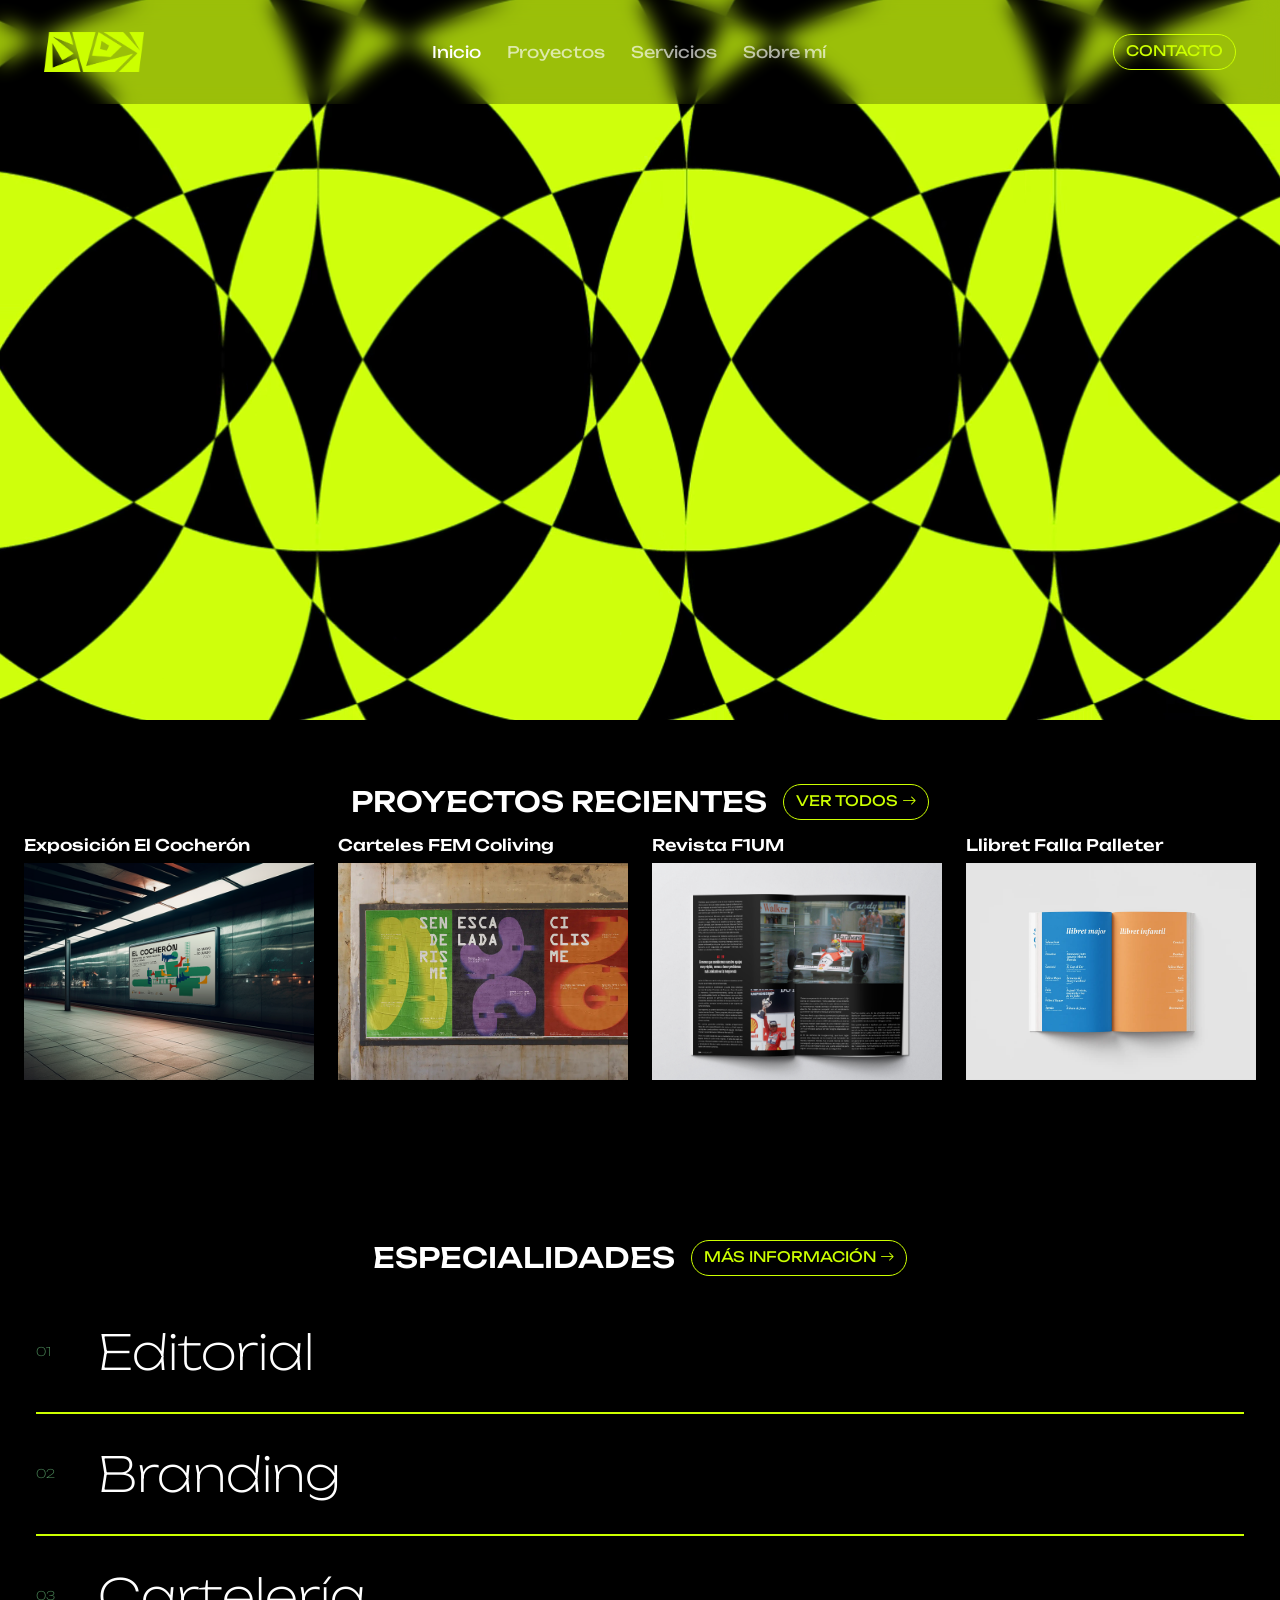
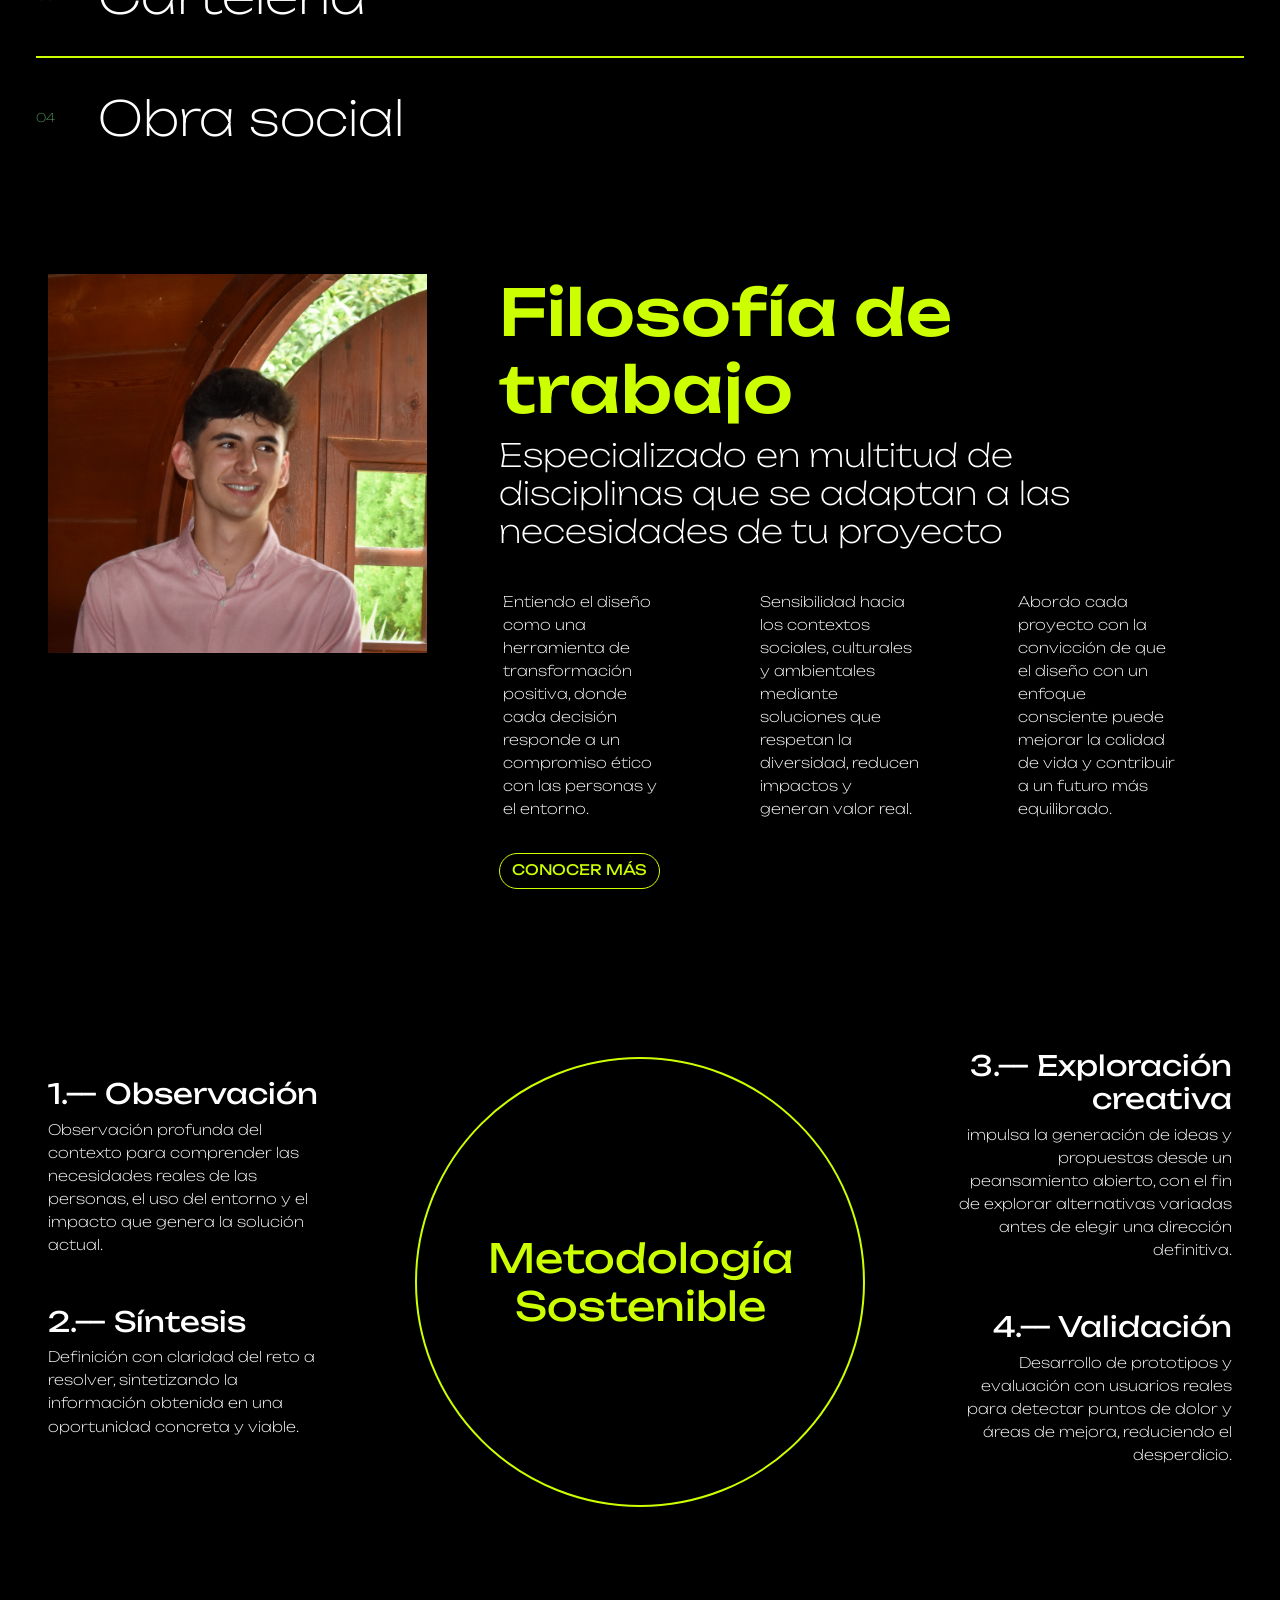
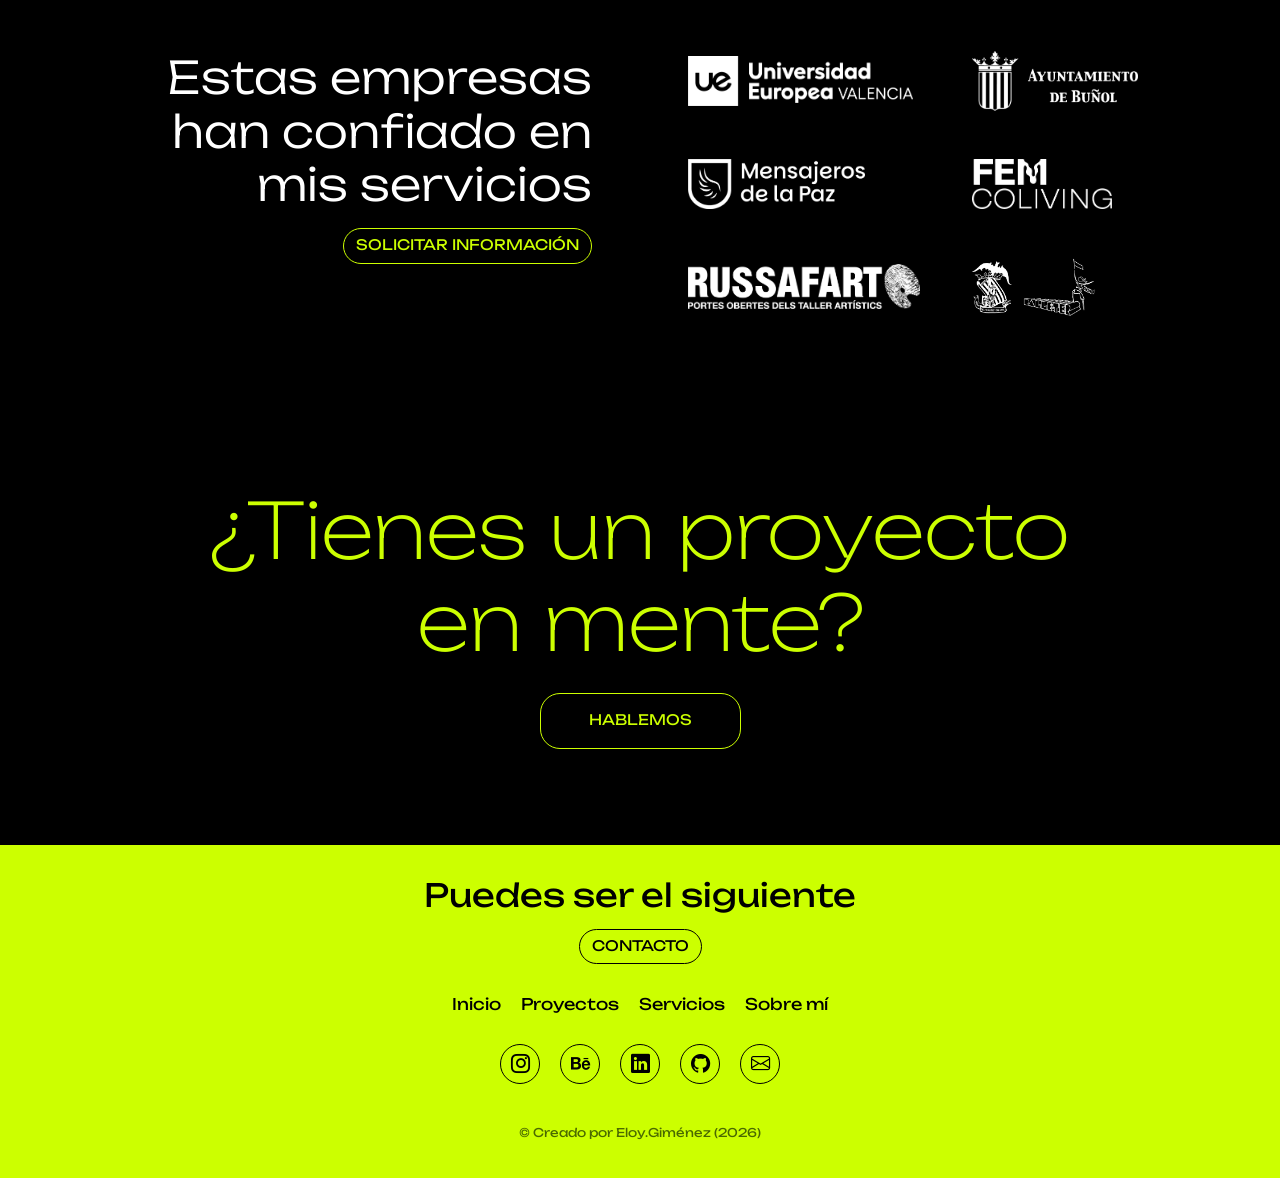
<file: index.html>
<!doctype html>
<html lang="es" data-bs-theme="dark">
  <head>
    <meta charset="utf-8">
    <meta name="viewport" content="width=device-width, initial-scale=1">
    <title>Eloy.gimenez</title>
    <link rel="shortcut icon" href="img/favicon.png" type="image/x-icon">
    <meta name="description" content="Portfolio de Diseño Gráfico de Eloy Giménez">
    <meta name="author" content="Eloy Giménez">
    <meta name="keywords" content="">


    <!--Enlaces a bootstrap-->
    <link href="https://cdn.jsdelivr.net/npm/bootstrap@5.3.8/dist/css/bootstrap.min.css" rel="stylesheet" integrity="sha384-sRIl4kxILFvY47J16cr9ZwB07vP4J8+LH7qKQnuqkuIAvNWLzeN8tE5YBujZqJLB" crossorigin="anonymous">
    <link rel="stylesheet" href="https://cdn.jsdelivr.net/npm/bootstrap-icons@1.13.1/font/bootstrap-icons.min.css">

    <!--Enlaces a iconos de bootstrap-->
    <link rel="stylesheet" href="https://cdn.jsdelivr.net/npm/bootstrap-icons@1.13.1/font/bootstrap-icons.min.css">

    <!--Enlace a tipografías-->
    <link rel="preconnect" href="https://fonts.googleapis.com">
    <link rel="preconnect" href="https://fonts.gstatic.com" crossorigin>
    <link href="https://fonts.googleapis.com/css2?family=Unbounded:wght@200..900&display=swap" rel="stylesheet">
    <link href="https://fonts.googleapis.com/css2?family=PT+Serif:ital,wght@0,400;0,700;1,400;1,700&display=swap" rel="stylesheet">
    <link href="https://fonts.googleapis.com/css2?family=Playfair+Display:ital,wght@0,400..900;1,400..900&display=swap" rel="stylesheet">

    <!--Estilos propios-->
    <link rel="stylesheet" href="css/style.css">
    </head>
    
    <body>
        <header>
            <nav class="navbar navbar-expand-md nav-home">
                <div class="container-fluid ">
                    <button class="navbar-toggler mx-auto" type="button" data-bs-toggle="collapse" data-bs-target="#navbarNav" aria-controls="navbarNav" aria-expanded="false" aria-label="Toggle navigation">
                        <span class="navbar-toggler-icon"></span>
                        </button>

                    <div class="collapse navbar-collapse text-center" id="navbarNav">
                        <a class="navbar-brand" href="#">
                            <img src="img/logo.png" alt="Logo de eloy giménez" width="100px" height="">
                        </a>
                        <ul class="navbar-nav my-3 mx-auto d-flex justify-content-center align-items-center ">
                            <li class="nav-item"><a class="nav-link active" href="index.html">Inicio</a></li>
                            <li class="nav-item"><a class="nav-link" href="proyectos.html">Proyectos</a></li>
                            <li class="nav-item"><a class="nav-link" href="servicios.html">Servicios</a></li>
                            <li class="nav-item"><a class="nav-link" href="sobremi.html">Sobre mí</a></li>
                                    
                        </ul>
                        <a href="contacto.html"><button class="btn btn-outline-success" type="button">CONTACTO</button></a>
                    </div>
                </div>
            </nav>
        </header>

        <main>
            <section class="section-gif">
                <video class="hero-gif" autoplay loop muted playsinline>
                    <source src="img/video-home.webm" type="video/webm">
                </video>
            </section>

            <section class="container-fluid py-5 px-4">
                <div class="d-flex align-items-center justify-content-between flex-wrap gap-3 py-3">
                    <h3 class="text-white mb-0">PROYECTOS RECIENTES</h3>
                    <a href="proyectos.html" class="btn btn-outline-success btn-contacto">VER TODOS <i class="bi bi-arrow-right"></i></a>
                </div>
                <div class="row">
                    <div class="col-6 col-md-3 mb-5 text-white">
                        <h6>Exposición El Cocherón</h6>
                        <img src="img/cocher.png" alt="Mockup de publicidad de la exposición El Cocherón" class="img-fluid img-proyectos">
                    </div>
                    <div class="col-6 col-md-3 mb-5 text-white">
                        <h6>Carteles FEM Coliving</h6>
                        <img src="img/FEM.webp" alt="Mockup de carteles de FEM" class="img-fluid img-proyectos">
                    </div>
                    <div class="col-6 col-md-3 text-white">
                        <h6>Revista F1UM</h6>
                        <img src="img/F1UM PAG1.jpg" alt="Mockup de páginas interiores del libro F1UM" class="img-fluid img-proyectos">
                    </div>
                    <div class="col-6 col-md-3 text-white">
                        <h6>Llibret Falla Palleter</h6>
                        <img src="img/llibret1.webp" alt="Mockup de páginas interiores del Llibret" class="img-fluid img-proyectos">
                    </div>
                </div>
            </section>

            <section class="container-fluid px-5 py-5">
                <div class="d-flex align-items-center justify-content-between flex-wrap gap-3 py-3">
                    <h3 class="text-white mb-0">ESPECIALIDADES</h3>
                    <a href="servicios.html" class="btn btn-outline-success btn-contacto">MÁS INFORMACIÓN <i class="bi bi-arrow-right"></i></a>
                </div>
                <div class="row">
                        <a href="servicios.html" class="home-servicio-item">
                            <span class="home-servicio-num">01</span>
                            <span class="home-servicio-nombre">Editorial</span>
                            <span class="home-servicio-flecha"><i class="bi bi-arrow-up-right"></i></span>
                        </a>
                        <hr class="hr-verde my-0">
                        <a href="servicios.html" class="home-servicio-item">
                            <span class="home-servicio-num">02</span>
                            <span class="home-servicio-nombre">Branding</span>
                            <span class="home-servicio-flecha"><i class="bi bi-arrow-up-right"></i></span>
                        </a>
                        <hr class="hr-verde my-0">
                        <a href="servicios.html" class="home-servicio-item">
                            <span class="home-servicio-num">03</span>
                            <span class="home-servicio-nombre">Cartelería</span>
                            <span class="home-servicio-flecha"><i class="bi bi-arrow-up-right"></i></span>
                        </a>
                        <hr class="hr-verde my-0">
                        <a href="servicios.html" class="home-servicio-item">
                            <span class="home-servicio-num">04</span>
                            <span class="home-servicio-nombre">Obra social</span>
                            <span class="home-servicio-flecha"><i class="bi bi-arrow-up-right"></i></span>
                        </a>
                    
                </div>
            </section>

            <!-- SOBRE MÍ -->
            <section class="container-fluid px-5 py-5">
                <div class="row">
                    <div class="col-12 col-lg-4">
                        <img src="img/fotoeloy.jpg" alt="Foto de Eloy Giménez" class="img-fluid img-sobre-mi">
                    </div>
                    <div class="col-12 col-lg-8">
                        <div class="container-fluid text-center pb-4 px-0 px-lg-5">
                            <h1 class="text-start">Filosofía de trabajo</h1>
                            <h2 class="text-start ms-0">Especializado en multitud de disciplinas que se adaptan a las necesidades de tu proyecto</h2>
                        </div>

                        <div class="row text-white px-3">
                            <div class="col-12 col-xl-4 py-3 px-0 px-lg-5">
                                <p class="texto-filosofia">Entiendo el diseño como una herramienta de transformación positiva, donde cada decisión responde a un compromiso ético con las personas y el entorno.</p>
                            </div>
                            <div class="col-12 col-xl-4 py-3 px-0 px-lg-5">
                                <p class="texto-filosofia">Sensibilidad hacia los contextos sociales, culturales y ambientales mediante soluciones que respetan la diversidad, reducen impactos y generan valor real.</p>                                
                            </div>
                            <div class="col-12 col-xl-4 py-3 px-0 px-lg-5">
                                <p class="texto-filosofia">Abordo cada proyecto con la convicción de que el diseño con un enfoque consciente puede mejorar la calidad de vida y contribuir a un futuro más equilibrado.</p>
                            </div> 
                    </div>
                    <div class="container-fluid text-start pb-4 px-0 px-lg-5">
                        <a href="contacto.html" class="btn btn-outline-success">CONOCER MÁS</a>
                    </div>
                    
                    
                </div>
            </section>

           <section class="container-fluid py-5 px-5">
                <div class="row align-items-center text-white">

                    <h2 class="d-block d-lg-none metodologia mb-3">Metodología Sostenible</h2>
                   
                    <div class="col-12 col-lg-3">
                        <div class="mb-5">
                            <h4 class="metodologia-titulo">1.— Observación</h4>
                            <p class="texto-filosofia">Observación profunda del contexto para comprender las necesidades reales de las personas, el uso del entorno y el impacto que genera la solución actual.</p>
                            
                        </div>
                        <div    class="mb-5">
                            <h4 class="metodologia-titulo">2.— Síntesis</h4>
                            <p class="texto-filosofia">Definición con claridad del reto a resolver, sintetizando la información obtenida en una oportunidad concreta y viable.</p>
                            </div>
                    </div>

                    <div class="col-12 col-lg-6 d-none d-lg-flex justify-content-center align-items-center py-5">
                        <div class="circulo">
                            <h2 class="metodologia text-center">Metodología Sostenible</h2>   
                        </div>
                    </div>

                    <div class="col-12 col-lg-3 text-lg-end">
                        <div class="mb-5">
                            <h4 class="metodologia-titulo">3.— Exploración creativa</h4>
                            <p class="texto-filosofia">impulsa la generación de ideas y propuestas desde un peansamiento abierto, con el fin de explorar alternativas variadas antes de elegir una dirección definitiva.</p>
                            </div>
                        <div class="mb-5">
                            <h4 class="metodologia-titulo">4.— Validación</h4>
                            <p class="texto-filosofia">Desarrollo de prototipos y evaluación con usuarios reales para detectar puntos de dolor y áreas de mejora, reduciendo el desperdicio.</p>
                           </div>
                    </div>

                </div>
            </section>

            <!-- Empresas que han confiado en mí -->
            <section class="container-fluid py-5">
                <div class="row">
                    <div class="col-12 col-md-6 text-white text-start text-md-end px-5 mb-5">
                        <h3 class="titulo-empresas mb-3">Estas empresas han confiado en mis servicios</h3>
                        <a href="contacto.html" class="btn btn-outline-success">SOLICITAR INFORMACIÓN</a>
                    </div>

                    <div class="col-12 col-md-6 d-flex flex-row flex-wrap text-white px-5 mb-5">
                        <div class="row g-4 align-items-center justify-content-center">
                            <div class="col-6 logo-cliente mb-4">
                                <img src="img/cliente 1.png" alt="Universidad Europea" class="img-fluid">
                            </div>
                            <div class="col-6 logo-cliente-peq mb-4">
                                <img src="img/cliente 2.png" alt="Ayuntamiento de Buñol" class="img-fluid">
                            </div>
                            <div class="col-6 logo-cliente mb-4">
                                <img src="img/cliente 3.png" alt="Mensajeros de la paz" class="img-fluid">
                            </div>
                            <div class="col-6 logo-cliente mb-4">
                                <img src="img/cliente 4.png" alt="FEM Coliving" class="img-fluid">
                            </div>
                            <div class="col-6 logo-cliente-grande mb-4">
                                <img src="img/cliente 5.png" alt="Russafart" class="img-fluid">
                            </div>
                            <div class="col-6 logo-cliente-peq mb-4">
                                <img src="img/cliente 6.png" alt="Falla Palleter" class="img-fluid">
                            </div>
                        </div>
                    </div>
                </div>
            </section>

            <!-- CTA FINAL -->
            <section class="container-fluid justify-content-center align-items-center px-4 py-5 mb-5">
                <div class="d-flex flex-column align-items-center justify-content-center gap-4 text-center">
                    <h2 class="home-contacto-titulo">¿Tienes un proyecto<br>en mente?</h2>
                    <a href="contacto.html" class="btn btn-outline-success px-5 py-3 home-cta-grande">HABLEMOS</a>
                </div>
            </section>
        </main>

        <footer class="d-flex flex-column align-items-center justify-content-center">
            <div class="text-center">
                <p class="footer-texto text-center">Puedes ser el siguiente</p>
                <a href="contacto.html" class="btn btn-outline-success btn-contacto">CONTACTO</a>
            </div>
            <nav>
                <ul class="navbar-nav mx-auto d-flex flex-row flex-wrap justify-content-center align-items-center nav-footer">
                    <li class="nav-item"><a class="nav-link active" href="index.html">Inicio</a></li>
                    <li class="nav-item"><a class="nav-link" href="proyectos.html">Proyectos</a></li>
                    <li class="nav-item"><a class="nav-link" href="servicios.html">Servicios</a></li>
                    <li class="nav-item"><a class="nav-link" href="sobremi.html">Sobre mí</a></li>          
                </ul>
            </nav>
                
            <div class="iconos-rrss d-flex flex-wrap align-items-center justify-content-center">
                <a href="https://www.instagram.com/eloycreatiu/" target="_blank">
                <i class="bi bi-instagram"></i> 
                </a>
                <a href="https://www.behance.net/eloygimenez" target="_blank">
                <i class="bi bi-behance"></i> 
                </a>
                <a href="https://www.linkedin.com/in/elogimsol/" target="_blank">
                <i class="bi bi-linkedin"></i> 
                </a>
                <a href="https://github.com/eloygiim" target="_blank">
                <i class="bi bi-github"></i> 
                </a>
                <a href="mailto:elogimsol6@gmail.com" target="_blank">
                <i class="bi bi-envelope"></i> 
                </a>
            </div>
            <div class="autor text-center">© Creado por Eloy.Giménez (2026) </div>
        </footer>

    <script src="https://cdn.jsdelivr.net/npm/bootstrap@5.3.8/dist/js/bootstrap.bundle.min.js" integrity="sha384-FKyoEForCGlyvwx9Hj09JcYn3nv7wiPVlz7YYwJrWVcXK/BmnVDxM+D2scQbITxI" crossorigin="anonymous"></script>
    </body>
</html>
</file>
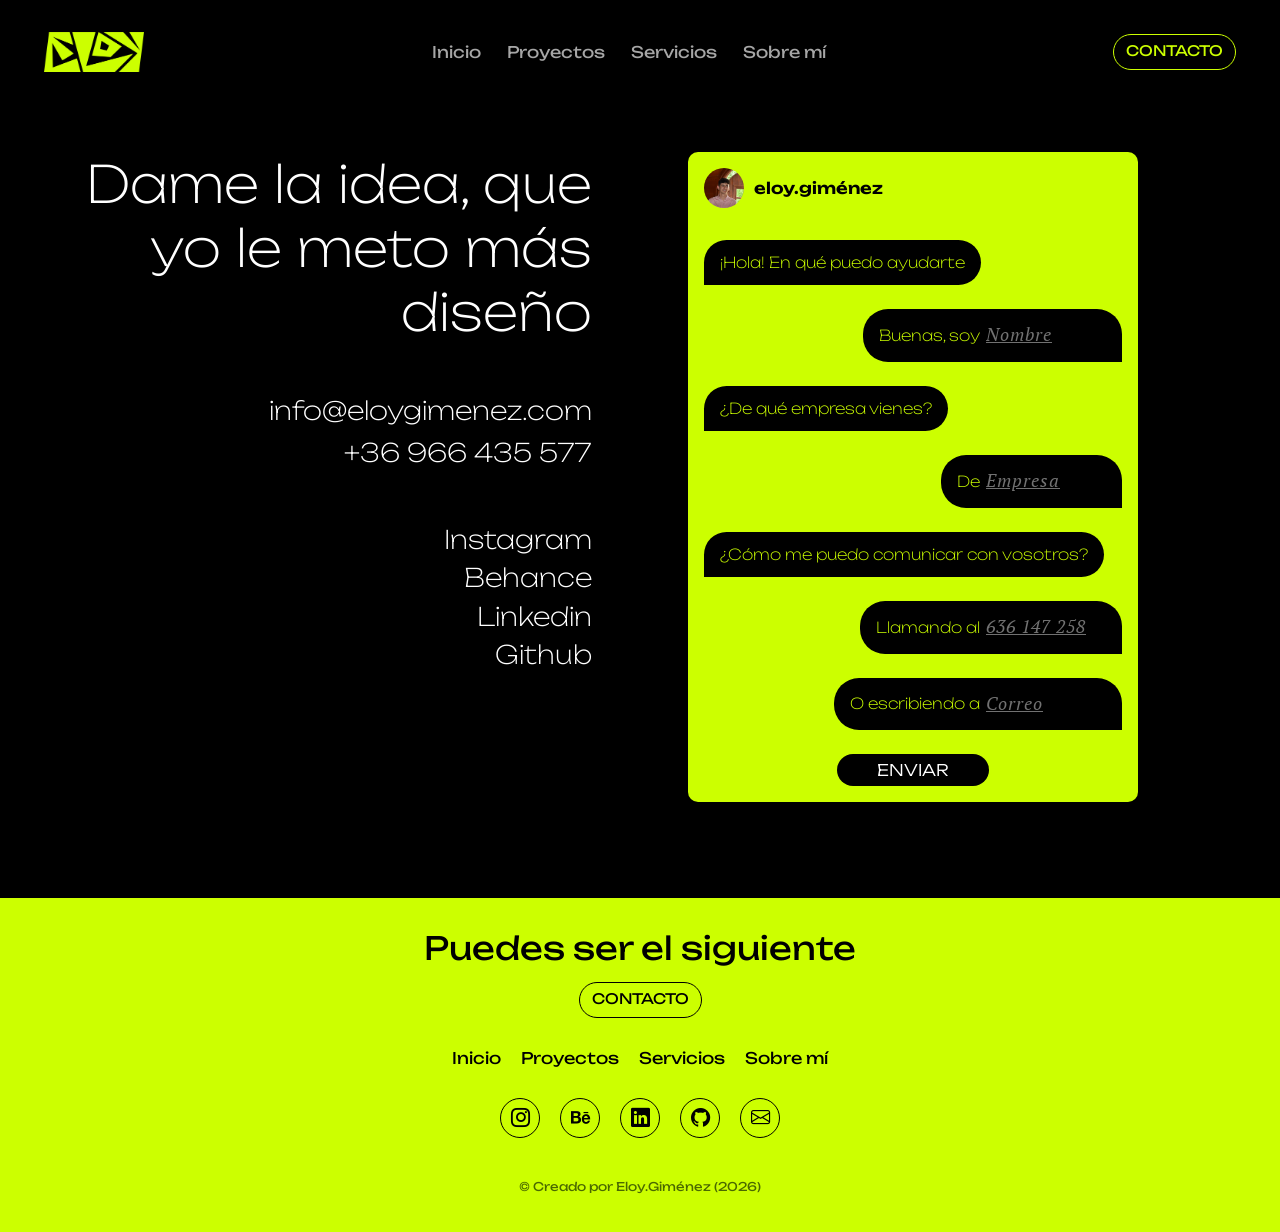
<file: contacto.html>
<!doctype html>
<html lang="es" data-bs-theme="dark">
  <head>
    <meta charset="utf-8">
    <meta name="viewport" content="width=device-width, initial-scale=1">
    <title>Eloy.gimenez</title>
    <link rel="shortcut icon" href="img/favicon.png" type="image/x-icon">
    <meta name="description" content="Portfolio de Diseño Gráfico de Eloy Giménez">
    <meta name="author" content="Eloy Giménez">
    <meta name="keywords" content="">


    <!--Enlaces a bootstrap-->
    <link href="https://cdn.jsdelivr.net/npm/bootstrap@5.3.8/dist/css/bootstrap.min.css" rel="stylesheet" integrity="sha384-sRIl4kxILFvY47J16cr9ZwB07vP4J8+LH7qKQnuqkuIAvNWLzeN8tE5YBujZqJLB" crossorigin="anonymous">
    <link rel="stylesheet" href="https://cdn.jsdelivr.net/npm/bootstrap-icons@1.13.1/font/bootstrap-icons.min.css">

    <!--Enlaces a iconos de bootstrap-->
    <link rel="stylesheet" href="https://cdn.jsdelivr.net/npm/bootstrap-icons@1.13.1/font/bootstrap-icons.min.css">

    <!--Enlace a tipografía-->
    <link rel="preconnect" href="https://fonts.googleapis.com">
    <link rel="preconnect" href="https://fonts.gstatic.com" crossorigin>
    <link href="https://fonts.googleapis.com/css2?family=Unbounded:wght@200..900&display=swap" rel="stylesheet">
    <link href="https://fonts.googleapis.com/css2?family=PT+Serif:ital,wght@0,400;0,700;1,400;1,700&display=swap" rel="stylesheet">

    <!--Estilos propios-->
    <link rel="stylesheet" href="css/style.css">
  </head>

  <body style="background-color: black;">
    
    <header>
        <nav class="navbar navbar-expand-md">
            <div class="container-fluid ">
                <button class="navbar-toggler mx-auto" type="button" data-bs-toggle="collapse" data-bs-target="#navbarNav" aria-controls="navbarNav" aria-expanded="false" aria-label="Toggle navigation">
                    <span class="navbar-toggler-icon"></span>
                </button>

                <div class="collapse navbar-collapse text-center" id="navbarNav">
                    <a class="navbar-brand" href="index.html">
                        <img src="img/logo.png" alt="Logo de eloy giménez" width="100px" height="">
                    </a>
                    <ul class="navbar-nav my-3 mx-auto d-flex justify-content-center align-items-center ">
                        <li class="nav-item"><a class="nav-link" href="index.html">Inicio</a></li>
                        <li class="nav-item"><a class="nav-link" href="proyectos.html">Proyectos</a></li>
                        <li class="nav-item"><a class="nav-link" href="servicios.html">Servicios</a></li>
                        <li class="nav-item"><a class="nav-link" href="sobremi.html">Sobre mí</a></li>
                        
                    </ul>
                    <a href="contacto.html"><button class="btn btn-outline-success" type="button" href="contacto.html">CONTACTO</button></a>
                </div>
            </div>
        </nav>
    </header> 

    <main container-fluid>
        <section class="container-fluid py-5">
            <div class="row">
                <div class="col-12 col-md-6 text-white text-right px-5 mb-5">
                    <p class="texto-contacto mb-5">Dame la idea, que yo le meto más diseño</p>
                    
                    <!-- Contacto -->
                    <div class="mb-5 texto-datos">
                        <p class="text-white mb-1">info@eloygimenez.com</p>
                        <p class="text-white mb-0 ">+36 966 435 577</p>
                    </div>

                    <!-- Redes sociales -->
                    <ul class="rrss-lista list-unstyled text-end">
                        <li><a href="https://www.instagram.com/eloycreatiu/" target="_blank" class="rrss-link">Instagram</a></li>
                        <li><a href="https://www.behance.net/eloygimenez" target="_blank" class="rrss-link">Behance</a></li>
                        <li><a href="https://www.linkedin.com/in/elogimsol/" target="_blank" class="rrss-link">Linkedin</a></li>
                        <li><a href="https://github.com/eloygiim" target="_blank" class="rrss-link">Github</a></li>
                    </ul>
                </div>
                
                <section class="col-12 col-md-6 text-white px-5 d-flex justify-content-center align-items-start mb-5">
                    <form action="contacto.php" method="post" autocomplete="off" class="chat d-flex flex-column gap-4">
                        <div class="persona text-black">
                            <img src="img/fotoeloy.jpg" alt="foto de eloy"> <span class="chat-nombre">eloy.giménez</span>
                        </div>
                        <div class="mensaje d-flex justify-content-start">¡Hola! En qué puedo ayudarte</div>
                        <div class="mensaje dcha d-flex justify-content-end text-align-right">Buenas, soy <input type="text" name="nombre" id="nombre" placeholder="Nombre" required></div>
                        <div class="mensaje d-flex justify-content-start">¿De qué empresa vienes?</div>
                        <div class="mensaje dcha d-flex flex-end">De <input type="text" name="empresa" id="empresa" placeholder="Empresa" required></div>
                        <div class="mensaje d-flex justify-content-start">¿Cómo me puedo comunicar con vosotros?</div>
                        <div class="mensaje dcha d-flex flex-end">Llamando al <input type="tel" name="telefono" id="telefono" placeholder="636 147 258" required></div>
                        <div class="mensaje dcha d-flex flex-end">O escribiendo a <input type="mail" name="correo" id="correo" placeholder="Correo" required></div>
                        <button class="btn-enviar" type="submit">ENVIAR</button>
                    </form>        
                </section>
                
            </div>
        </section>
    </main>

    <footer class="d-flex flex-column align-items-center justify-content-center">
        <div class="text-center">
            <p class="footer-texto text-center">Puedes ser el siguiente</p>
            <a href="contacto.html" class="btn btn-outline-success btn-contacto">CONTACTO</a>
        </div>
        <nav>
            <ul class="navbar-nav mx-auto d-flex flex-row flex-wrap justify-content-center align-items-center nav-footer">
                <li class="nav-item"><a class="nav-link" href="index.html">Inicio</a></li>
                <li class="nav-item"><a class="nav-link" href="proyectos.html">Proyectos</a></li>
                <li class="nav-item"><a class="nav-link active" href="servicios.html">Servicios</a></li>
                <li class="nav-item"><a class="nav-link" href="sobremi.html">Sobre mí</a></li>          
            </ul>
        </nav>
        
        <div class="iconos-rrss d-flex flex-wrap align-items-center justify-content-center">
            <a href="https://www.instagram.com/eloycreatiu/" target="_blank">
               <i class="bi bi-instagram"></i> 
            </a>
            <a href="https://www.behance.net/eloygimenez" target="_blank">
               <i class="bi bi-behance"></i> 
            </a>
            <a href="https://www.linkedin.com/in/elogimsol/" target="_blank">
               <i class="bi bi-linkedin"></i> 
            </a>
            <a href="https://github.com/eloygiim" target="_blank">
               <i class="bi bi-github"></i> 
            </a>
            <a href="mailto:elogimsol6@gmail.com" target="_blank">
               <i class="bi bi-envelope"></i> 
            </a>
        </div>
        <div class="autor text-center">© Creado por Eloy.Giménez (2026) </div>
    </footer>





    <script src="https://cdn.jsdelivr.net/npm/bootstrap@5.3.8/dist/js/bootstrap.bundle.min.js" integrity="sha384-FKyoEForCGlyvwx9Hj09JcYn3nv7wiPVlz7YYwJrWVcXK/BmnVDxM+D2scQbITxI" crossorigin="anonymous"></script>
  </body>
</html>
</file>
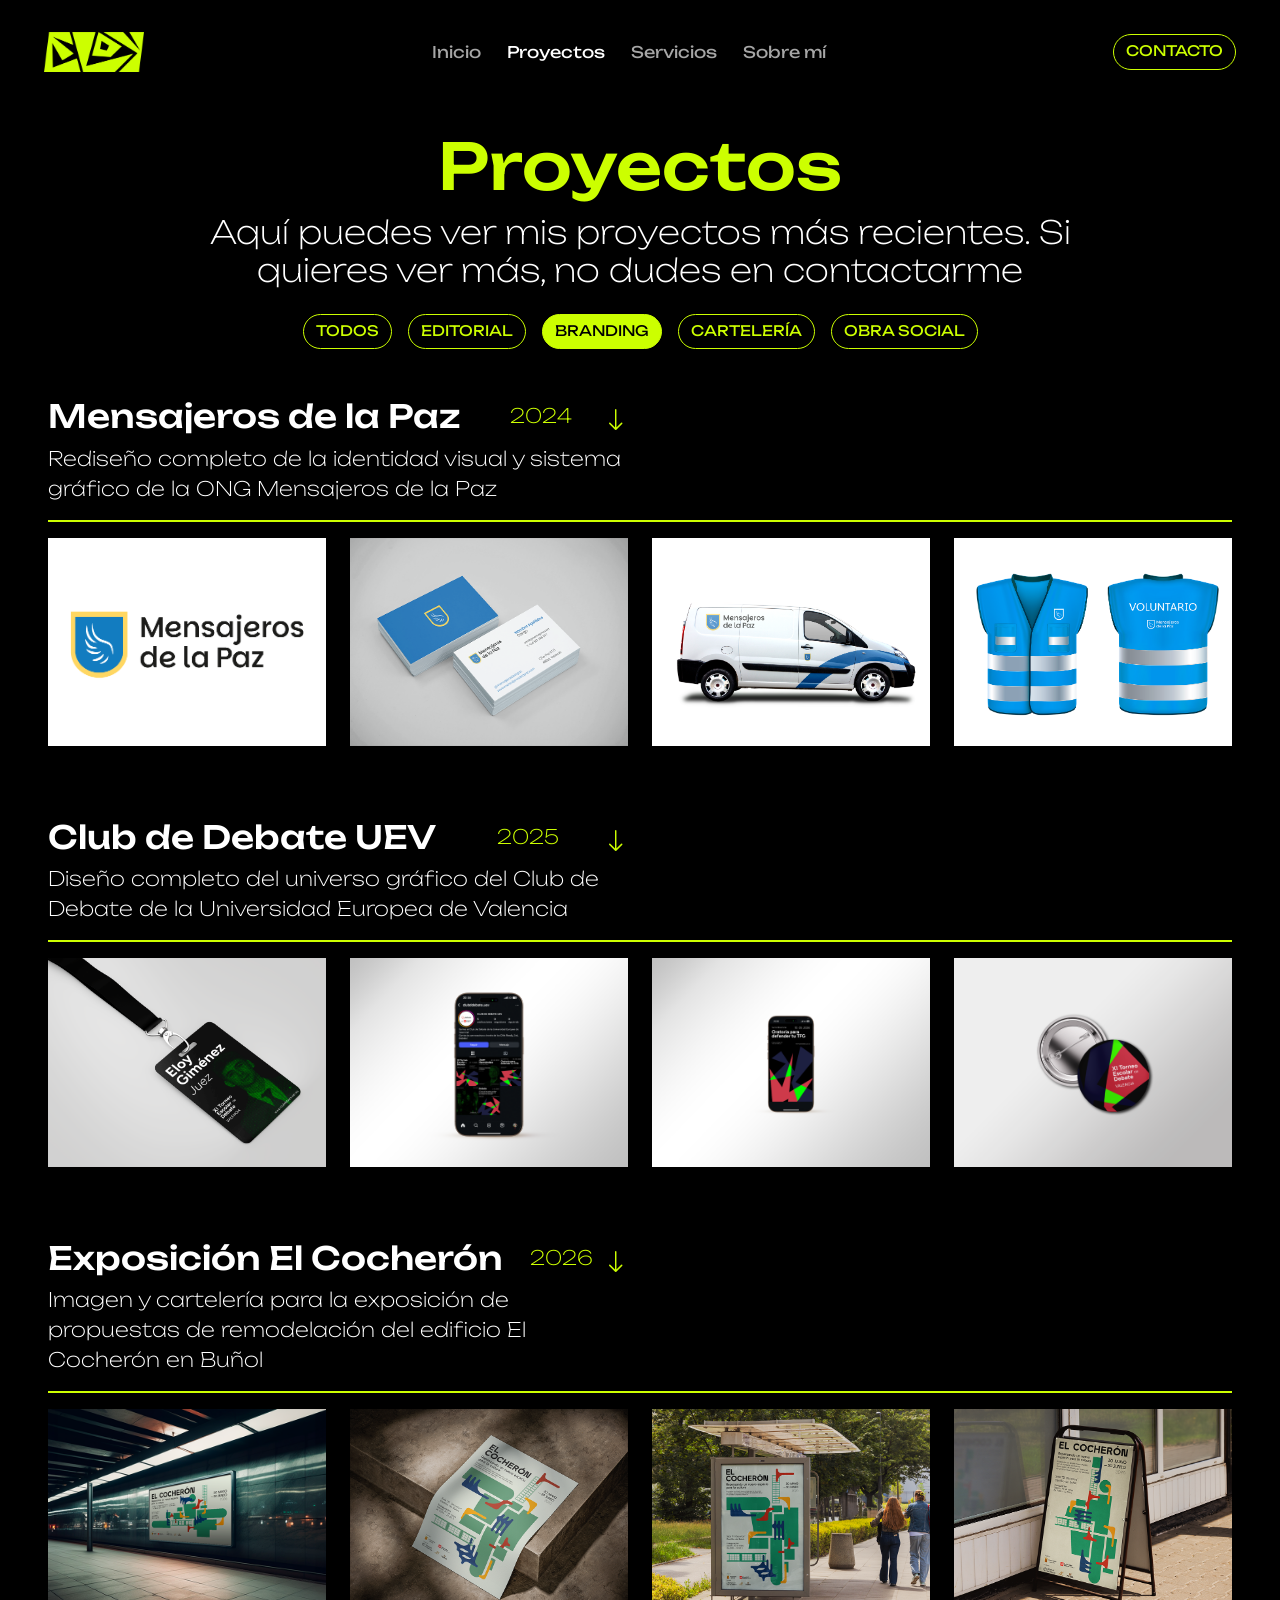
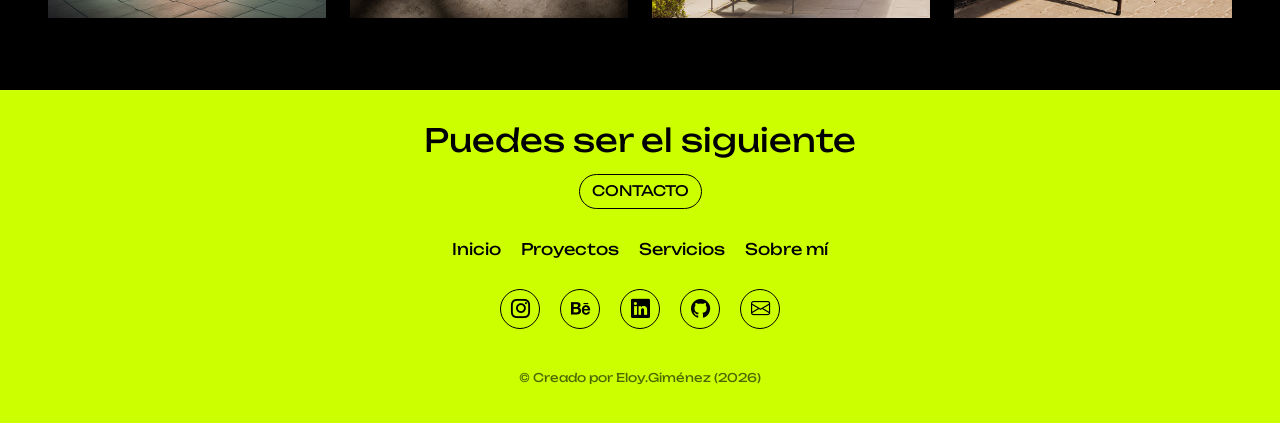
<file: proyectos-branding.html>
<!doctype html>
<html lang="es" data-bs-theme="dark">
  <head>
    <meta charset="utf-8">
    <meta name="viewport" content="width=device-width, initial-scale=1">
    <title>Eloy.gimenez</title>
    <link rel="shortcut icon" href="img/favicon.png" type="image/x-icon">
    <meta name="description" content="Portfolio de Diseño Gráfico de Eloy Giménez">
    <meta name="author" content="Eloy Giménez">
    <meta name="keywords" content="">


    <!--Enlaces a bootstrap-->
    <link href="https://cdn.jsdelivr.net/npm/bootstrap@5.3.8/dist/css/bootstrap.min.css" rel="stylesheet" integrity="sha384-sRIl4kxILFvY47J16cr9ZwB07vP4J8+LH7qKQnuqkuIAvNWLzeN8tE5YBujZqJLB" crossorigin="anonymous">
    <link rel="stylesheet" href="https://cdn.jsdelivr.net/npm/bootstrap-icons@1.13.1/font/bootstrap-icons.min.css">

    <!--Enlaces a iconos de bootstrap-->
    <link rel="stylesheet" href="https://cdn.jsdelivr.net/npm/bootstrap-icons@1.13.1/font/bootstrap-icons.min.css">

    <!--Enlace a tipografía-->
    <link rel="preconnect" href="https://fonts.googleapis.com">
    <link rel="preconnect" href="https://fonts.gstatic.com" crossorigin>
    <link href="https://fonts.googleapis.com/css2?family=Unbounded:wght@200..900&display=swap" rel="stylesheet">
    <link href="https://fonts.googleapis.com/css2?family=PT+Serif:ital,wght@0,400;0,700;1,400;1,700&display=swap" rel="stylesheet">

    <!--Estilos propios-->
    <link rel="stylesheet" href="css/style.css">
  </head>
  
  <body">
    <header>
        <nav class="navbar navbar-expand-md">
            <div class="container-fluid ">
                <button class="navbar-toggler mx-auto" type="button" data-bs-toggle="collapse" data-bs-target="#navbarNav" aria-controls="navbarNav" aria-expanded="false" aria-label="Toggle navigation">
                    <span class="navbar-toggler-icon"></span>
                    </button>

                <div class="collapse navbar-collapse text-center" id="navbarNav">
                    <a class="navbar-brand" href="index.html">
                        <img src="img/logo.png" alt="Logo de eloy giménez" width="100px" height="">
                    </a>
                    <ul class="navbar-nav my-3 mx-auto d-flex justify-content-center align-items-center ">
                        <li class="nav-item"><a class="nav-link" href="index.html">Inicio</a></li>
                        <li class="nav-item"><a class="nav-link active" href="proyectos.html">Proyectos</a></li>
                        <li class="nav-item"><a class="nav-link" href="servicios.html">Servicios</a></li>
                        <li class="nav-item"><a class="nav-link" href="sobremi.html">Sobre mí</a></li>
                        
                    </ul>
                    <a href="contacto.html"><button class="btn btn-outline-success" type="button">CONTACTO</button></a>
                </div>
            </div>
        </nav>
    </header> 

    <main>
        <section class="container-fluid text-white px-5 mb-5">
            <div class="container-fluid text-center py-4 px-0 px-md-5">
                <h1>Proyectos</h1>
                <h2>Aquí puedes ver mis proyectos más recientes. Si quieres ver más, no dudes en contactarme </h2>
            </div>
            <nav class="d-flex flex-wrap gap-3">
                <a href="proyectos.html"><button class="btn btn-outline-success" type="button">TODOS</button></a>
                <a href="proyectos-editorial.html"><button class="btn btn-outline-success" type="button">EDITORIAL</button></a>
                <a href="#"><button class="btn btn-outline-success actual" type="button">BRANDING</button></a>
                <a href="proyectos-carteleria.html"><button class="btn btn-outline-success" type="button">CARTELERÍA</button></a>
                <a href="proyectos-social.html"><button class="btn btn-outline-success" type="button">OBRA SOCIAL</button></a>
            </nav>
            
           

        </section>

        <!-- A partir de aquí van todos los proyectos -->
         <!-- Cada section es un proyecto -->

        <section class="container-fluid text-white px-5 mb-5">
            <div class="row">
                <div class="col-12 col-md-9 col-lg-6">
                    <div class="d-flex flex-wrap align-items-center justify-content-between">
                        <h3 class="titulo-proyecto">Mensajeros de la Paz</h3>
                        <h6 class="año-proyecto">2024</h6>
                        <i class="bi bi-arrow-down flecha-proyecto"></i>
                    </div>
                    <p class="descripcion-proyecto mb-0">Rediseño completo de la identidad visual y sistema gráfico de la ONG Mensajeros de la Paz</p>
                </div>
                <div class="col-12">
                    <hr class="hr-verde">
                </div>
                <div class="col-12">
                    <div class="row p-0">
                        <div class="col-12 col-sm-6 col-lg-3 mb-4">    
                            <img src="img/mensajeros.png" alt="Rediseño del logotipo de Mensajeros de la Paz" class="img-fluid img-proyectos">
                        </div>
                        <div class="col-12 col-sm-6 col-lg-3 mb-4">
                            <img src="img/mensajeros2.png" alt="Mockup del sistema gráfico de Mensajeros de la Paz" class="img-fluid img-proyectos">
                        </div>
                        <div class="col-12 col-sm-6 col-lg-3 mb-4">
                            <img src="img/mensajeros3.png" alt="Mockup de la furgoneta de Mensajeros de la Paz" class="img-fluid img-proyectos">
                        </div>
                        <div class="col-12 col-sm-6 col-lg-3 mb-4">
                            <img src="img/mensajeros4.png" alt="Mockup de prendas de Mensajeros de la Paz" class="img-fluid img-proyectos">
                        </div>
                    </div>
                </div>                
            </div>
        </section>

        <section class="container-fluid text-white px-5 mb-5">
            <div class="row">
                <div class="col-12 col-md-9 col-lg-6">
                    <div class="d-flex flex-wrap align-items-center justify-content-between">
                        <h3 class="titulo-proyecto">Club de Debate UEV</h3>
                        <h6 class="año-proyecto">2025</h6>
                        <i class="bi bi-arrow-down flecha-proyecto"></i>
                    </div>
                    <p class="descripcion-proyecto mb-0">Diseño completo del universo gráfico del Club de Debate de la Universidad Europea de Valencia</p>
                </div>
                <div class="col-12">
                    <hr class="hr-verde">
                </div>
                <div class="col-12">
                    <div class="row p-0">
                        <div class="col-12 col-sm-6 col-lg-3 mb-4">    
                            <img src="img/debate1.png" alt="Mockup de acreditación del Club de Debate" class="img-fluid img-proyectos">
                        </div>
                        <div class="col-12 col-sm-6 col-lg-3 mb-4">
                            <img src="img/debate2.png" alt="Mockup de redes sociales del Club de Debate" class="img-fluid img-proyectos">
                        </div>
                        <div class="col-12 col-sm-6 col-lg-3 mb-4">
                            <img src="img/debate3.png" alt="Mockup de historia de Instagram del Club de Debate" class="img-fluid img-proyectos">
                        </div>
                        <div class="col-12 col-sm-6 col-lg-3 mb-4">
                            <img src="img/debate4.png" alt="Mockup de elementos de merchandising del Club de Debate" class="img-fluid img-proyectos">
                        </div>
                    </div>
                </div>                
            </div>
        </section>

        <section class="container-fluid text-white px-5 mb-5">
            <div class="row">
                <div class="col-12 col-md-9 col-lg-6">
                    <div class="d-flex flex-wrap align-items-center justify-content-between">
                        <h3 class="titulo-proyecto">Exposición El Cocherón</h3>
                        <h6 class="año-proyecto">2026</h6>
                        <i class="bi bi-arrow-down flecha-proyecto"></i>
                    </div>
                    <p class="descripcion-proyecto mb-0">Imagen y cartelería para la exposición de propuestas de remodelación del edificio El Cocherón en Buñol</p>
                </div>
                <div class="col-12">
                    <hr class="hr-verde">
                </div>
                <div class="col-12">
                    <div class="row p-0">
                        <div class="col-12 col-sm-6 col-lg-3 mb-4">    
                            <img src="img/cocher.png" alt="Mockup del banner publicitario de la exposición El Cocherón" class="img-fluid img-proyectos">
                        </div>
                        <div class="col-12 col-sm-6 col-lg-3 mb-4">
                            <img src="img/cocher2.png" alt="Mockup del cartel de la exposición El Cocherón" class="img-fluid img-proyectos">
                        </div>
                        <div class="col-12 col-sm-6 col-lg-3 mb-4">
                            <img src="img/cocher3.png" alt="Mockup del cartel de la exposición El Cocherón" class="img-fluid img-proyectos">
                        </div>
                        <div class="col-12 col-sm-6 col-lg-3 mb-4">
                            <img src="img/cocher4.png" alt="Mockup del cartel de la exposición El Cocherón" class="img-fluid img-proyectos">
                        </div>
                    </div>
                </div>                
            </div>
        </section>
    </main>

    <footer class="d-flex flex-column align-items-center justify-content-center">
        <div class="text-center">
            <p class="footer-texto text-center">Puedes ser el siguiente</p>
            <a href="contacto.html" class="btn btn-outline-success btn-contacto">CONTACTO</a>
        </div>
        <nav>
            <ul class="navbar-nav mx-auto d-flex flex-row flex-wrap justify-content-center align-items-center nav-footer">
                <li class="nav-item"><a class="nav-link" href="index.html">Inicio</a></li>
                <li class="nav-item"><a class="nav-link" href="proyectos.html">Proyectos</a></li>
                <li class="nav-item"><a class="nav-link active" href="servicios.html">Servicios</a></li>
                <li class="nav-item"><a class="nav-link" href="sobremi.html">Sobre mí</a></li>          
            </ul>
        </nav>
        
        <div class="iconos-rrss d-flex flex-wrap align-items-center justify-content-center">
            <a href="https://www.instagram.com/eloycreatiu/" target="_blank">
               <i class="bi bi-instagram"></i> 
            </a>
            <a href="https://www.behance.net/eloygimenez" target="_blank">
               <i class="bi bi-behance"></i> 
            </a>
            <a href="https://www.linkedin.com/in/elogimsol/" target="_blank">
               <i class="bi bi-linkedin"></i> 
            </a>
            <a href="https://github.com/eloygiim" target="_blank">
               <i class="bi bi-github"></i> 
            </a>
            <a href="mailto:elogimsol6@gmail.com" target="_blank">
               <i class="bi bi-envelope"></i> 
            </a>
        </div>
        <div class="autor text-center">© Creado por Eloy.Giménez (2026) </div>
    </footer>





    <script src="https://cdn.jsdelivr.net/npm/bootstrap@5.3.8/dist/js/bootstrap.bundle.min.js" integrity="sha384-FKyoEForCGlyvwx9Hj09JcYn3nv7wiPVlz7YYwJrWVcXK/BmnVDxM+D2scQbITxI" crossorigin="anonymous"></script>
  </body>
</html>
</file>
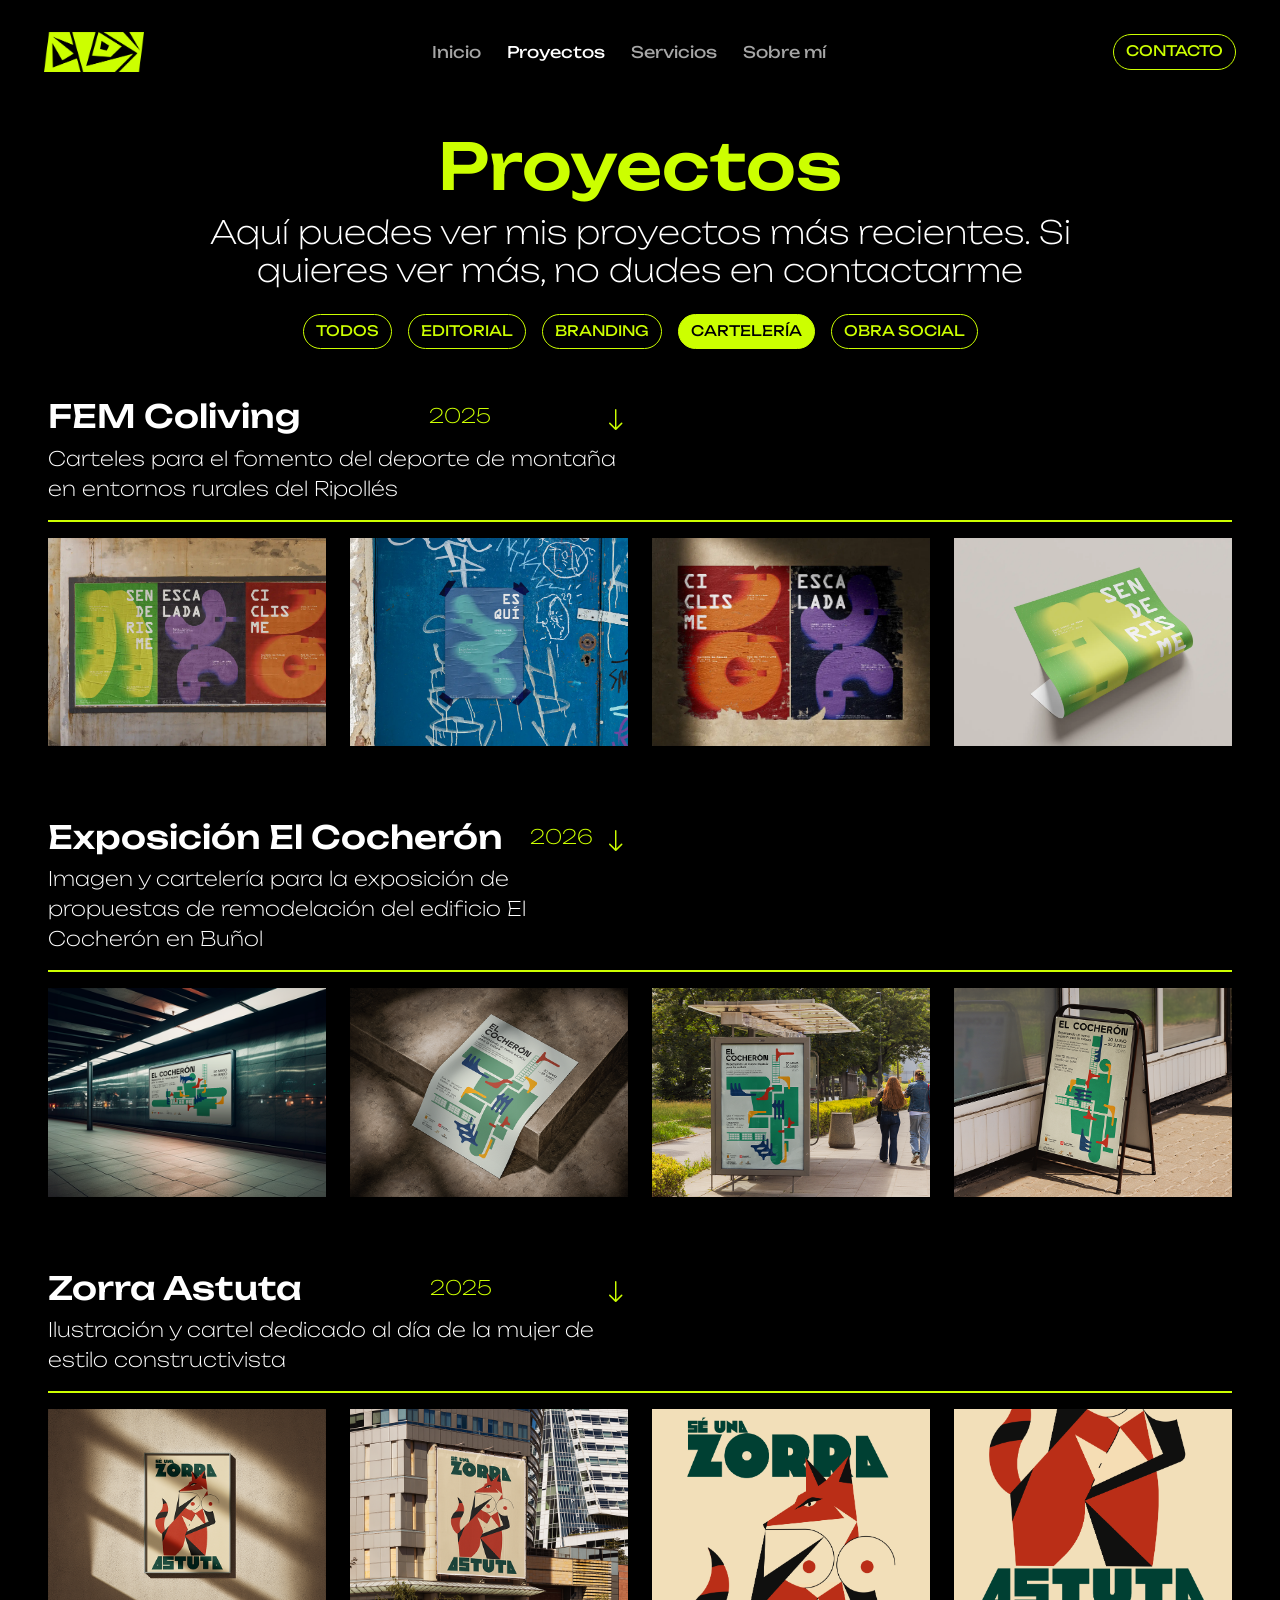
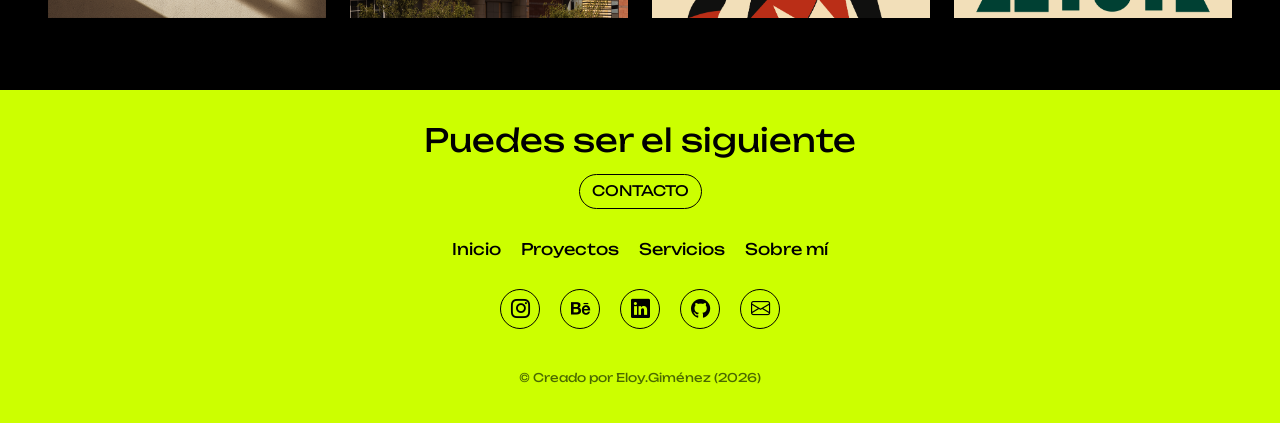
<file: proyectos-carteleria.html>
<!doctype html>
<html lang="es" data-bs-theme="dark">
  <head>
    <meta charset="utf-8">
    <meta name="viewport" content="width=device-width, initial-scale=1">
    <title>Eloy.gimenez</title>
    <link rel="shortcut icon" href="img/favicon.png" type="image/x-icon">
    <meta name="description" content="Portfolio de Diseño Gráfico de Eloy Giménez">
    <meta name="author" content="Eloy Giménez">
    <meta name="keywords" content="">


    <!--Enlaces a bootstrap-->
    <link href="https://cdn.jsdelivr.net/npm/bootstrap@5.3.8/dist/css/bootstrap.min.css" rel="stylesheet" integrity="sha384-sRIl4kxILFvY47J16cr9ZwB07vP4J8+LH7qKQnuqkuIAvNWLzeN8tE5YBujZqJLB" crossorigin="anonymous">
    <link rel="stylesheet" href="https://cdn.jsdelivr.net/npm/bootstrap-icons@1.13.1/font/bootstrap-icons.min.css">

    <!--Enlaces a iconos de bootstrap-->
    <link rel="stylesheet" href="https://cdn.jsdelivr.net/npm/bootstrap-icons@1.13.1/font/bootstrap-icons.min.css">

    <!--Enlace a tipografía-->
    <link rel="preconnect" href="https://fonts.googleapis.com">
    <link rel="preconnect" href="https://fonts.gstatic.com" crossorigin>
    <link href="https://fonts.googleapis.com/css2?family=Unbounded:wght@200..900&display=swap" rel="stylesheet">
    <link href="https://fonts.googleapis.com/css2?family=PT+Serif:ital,wght@0,400;0,700;1,400;1,700&display=swap" rel="stylesheet">

    <!--Estilos propios-->
    <link rel="stylesheet" href="css/style.css">
  </head>
  
  <body">
    <header>
        <nav class="navbar navbar-expand-md">
            <div class="container-fluid ">
                <button class="navbar-toggler mx-auto" type="button" data-bs-toggle="collapse" data-bs-target="#navbarNav" aria-controls="navbarNav" aria-expanded="false" aria-label="Toggle navigation">
                    <span class="navbar-toggler-icon"></span>
                    </button>

                <div class="collapse navbar-collapse text-center" id="navbarNav">
                    <a class="navbar-brand" href="index.html">
                        <img src="img/logo.png" alt="Logo de eloy giménez" width="100px" height="">
                    </a>
                    <ul class="navbar-nav my-3 mx-auto d-flex justify-content-center align-items-center ">
                        <li class="nav-item"><a class="nav-link" href="index.html">Inicio</a></li>
                        <li class="nav-item"><a class="nav-link active" href="proyectos.html">Proyectos</a></li>
                        <li class="nav-item"><a class="nav-link" href="servicios.html">Servicios</a></li>
                        <li class="nav-item"><a class="nav-link" href="sobremi.html">Sobre mí</a></li>
                        
                    </ul>
                    <a href="contacto.html"><button class="btn btn-outline-success" type="button">CONTACTO</button></a>
                </div>
            </div>
        </nav>
    </header> 

    <main>
        <section class="container-fluid text-white px-5 mb-5">
            <div class="container-fluid text-center py-4 px-0 px-md-5">
                <h1>Proyectos</h1>
                <h2>Aquí puedes ver mis proyectos más recientes. Si quieres ver más, no dudes en contactarme </h2>
            </div>
            <nav class="d-flex flex-wrap gap-3">
                <a href="proyectos.html"><button class="btn btn-outline-success" type="button">TODOS</button></a>
                <a href="proyectos-editorial.html"><button class="btn btn-outline-success" type="button">EDITORIAL</button></a>
                <a href="proyectos-branding.html"><button class="btn btn-outline-success" type="button">BRANDING</button></a>
                <a href="#"><button class="btn btn-outline-success actual" type="button">CARTELERÍA</button></a>
                <a href="proyectos-social.html"><button class="btn btn-outline-success" type="button">OBRA SOCIAL</button></a>
            </nav>
            
           

        </section>

        <!-- A partir de aquí van todos los proyectos -->
         <!-- Cada section es un proyecto -->
       

        <section class="container-fluid text-white px-5 mb-5">
            <div class="row">
                <div class="col-12 col-md-9 col-lg-6">
                    <div class="d-flex flex-wrap align-items-center justify-content-between">
                        <h3 class="titulo-proyecto">FEM Coliving</h3>
                        <h6 class="año-proyecto">2025</h6>
                        <i class="bi bi-arrow-down flecha-proyecto"></i>
                    </div>
                    <p class="descripcion-proyecto mb-0">Carteles para el fomento del deporte de montaña en entornos rurales del Ripollés</p>
                </div>
                <div class="col-12">
                    <hr class="hr-verde">
                </div>
                <div class="col-12">
                    <div class="row p-0">
                        <div class="col-12 col-sm-6 col-lg-3 mb-4">    
                            <img src="img/FEM.webp" alt="Mockup de carteles para el fomento del deporte de montaña" class="img-fluid img-proyectos">
                        </div>
                        <div class="col-12 col-sm-6 col-lg-3 mb-4">
                            <img src="img/FEM2.webp" alt="Mockup de carteles para el fomento del deporte de montaña" class="img-fluid img-proyectos">
                        </div>
                        <div class="col-12 col-sm-6 col-lg-3 mb-4">
                            <img src="img/FEM3.webp" alt="Mockup de carteles para el fomento del deporte de montaña" class="img-fluid img-proyectos">
                        </div>
                        <div class="col-12 col-sm-6 col-lg-3 mb-4">
                            <img src="img/FEM4.webp" alt="Mockup de carteles para el fomento del deporte de montaña" class="img-fluid img-proyectos">
                        </div>
                    </div>
                </div>                
            </div>
        </section>

        <section class="container-fluid text-white px-5 mb-5">
            <div class="row">
                <div class="col-12 col-md-9 col-lg-6">
                    <div class="d-flex flex-wrap align-items-center justify-content-between">
                        <h3 class="titulo-proyecto">Exposición El Cocherón</h3>
                        <h6 class="año-proyecto">2026</h6>
                        <i class="bi bi-arrow-down flecha-proyecto"></i>
                    </div>
                    <p class="descripcion-proyecto mb-0">Imagen y cartelería para la exposición de propuestas de remodelación del edificio El Cocherón en Buñol</p>
                </div>
                <div class="col-12">
                    <hr class="hr-verde">
                </div>
                <div class="col-12">
                   <div class="row p-0">
                        <div class="col-12 col-sm-6 col-lg-3 mb-4">    
                            <img src="img/cocher.png" alt="Mockup del banner publicitario de la exposición El Cocherón" class="img-fluid img-proyectos">
                        </div>
                        <div class="col-12 col-sm-6 col-lg-3 mb-4">
                            <img src="img/cocher2.png" alt="Mockup del cartel de la exposición El Cocherón" class="img-fluid img-proyectos">
                        </div>
                        <div class="col-12 col-sm-6 col-lg-3 mb-4">
                            <img src="img/cocher3.png" alt="Mockup del cartel de la exposición El Cocherón" class="img-fluid img-proyectos">
                        </div>
                        <div class="col-12 col-sm-6 col-lg-3 mb-4">
                            <img src="img/cocher4.png" alt="Mockup del cartel de la exposición El Cocherón" class="img-fluid img-proyectos">
                        </div>
                    </div>
                </div>                
            </div>
        </section>


        <section class="container-fluid text-white px-5 mb-5">
            <div class="row">
                <div class="col-12 col-md-9 col-lg-6">
                    <div class="d-flex flex-wrap align-items-center justify-content-between">
                        <h3 class="titulo-proyecto">Zorra Astuta</h3>
                        <h6 class="año-proyecto">2025</h6>
                        <i class="bi bi-arrow-down flecha-proyecto"></i>
                    </div>
                    <p class="descripcion-proyecto mb-0">Ilustración y cartel dedicado al día de la mujer de estilo constructivista</p>
                </div>
                <div class="col-12">
                    <hr class="hr-verde">
                </div>
                <div class="col-12">
                    <div class="row p-0">
                        <div class="col-12 col-sm-6 col-lg-3 mb-4">    
                            <img src="img/ZORRA.png" alt="Mockup del cartel de Zorra Astuta" class="img-fluid img-proyectos">
                        </div>
                        <div class="col-12 col-sm-6 col-lg-3 mb-4">
                            <img src="img/ZORRA2.png" alt="Mockup del cartel de Zorra Astuta" class="img-fluid img-proyectos">
                        </div>
                        <div class="col-12 col-sm-6 col-lg-3 mb-4">
                            <img src="img/ZORRA3.png" alt="Detalle del cartel de Zorra Astuta" class="img-fluid img-proyectos">
                        </div>
                        <div class="col-12 col-sm-6 col-lg-3 mb-4">
                            <img src="img/ZORRA4.png" alt="Detalle del cartel de Zorra Astuta" class="img-fluid img-proyectos">
                        </div>
                    </div>
                </div>                
            </div>
        </section>
    </main>

    <footer class="d-flex flex-column align-items-center justify-content-center">
        <div class="text-center">
            <p class="footer-texto text-center">Puedes ser el siguiente</p>
            <a href="contacto.html" class="btn btn-outline-success btn-contacto">CONTACTO</a>
        </div>
        <nav>
            <ul class="navbar-nav mx-auto d-flex flex-row flex-wrap justify-content-center align-items-center nav-footer">
                <li class="nav-item"><a class="nav-link" href="index.html">Inicio</a></li>
                <li class="nav-item"><a class="nav-link" href="proyectos.html">Proyectos</a></li>
                <li class="nav-item"><a class="nav-link active" href="servicios.html">Servicios</a></li>
                <li class="nav-item"><a class="nav-link" href="sobremi.html">Sobre mí</a></li>          
            </ul>
        </nav>
        
        <div class="iconos-rrss d-flex flex-wrap align-items-center justify-content-center">
            <a href="https://www.instagram.com/eloycreatiu/" target="_blank">
               <i class="bi bi-instagram"></i> 
            </a>
            <a href="https://www.behance.net/eloygimenez" target="_blank">
               <i class="bi bi-behance"></i> 
            </a>
            <a href="https://www.linkedin.com/in/elogimsol/" target="_blank">
               <i class="bi bi-linkedin"></i> 
            </a>
            <a href="https://github.com/eloygiim" target="_blank">
               <i class="bi bi-github"></i> 
            </a>
            <a href="mailto:elogimsol6@gmail.com" target="_blank">
               <i class="bi bi-envelope"></i> 
            </a>
        </div>
        <div class="autor text-center">© Creado por Eloy.Giménez (2026) </div>
    </footer>





    <script src="https://cdn.jsdelivr.net/npm/bootstrap@5.3.8/dist/js/bootstrap.bundle.min.js" integrity="sha384-FKyoEForCGlyvwx9Hj09JcYn3nv7wiPVlz7YYwJrWVcXK/BmnVDxM+D2scQbITxI" crossorigin="anonymous"></script>
  </body>
</html>
</file>
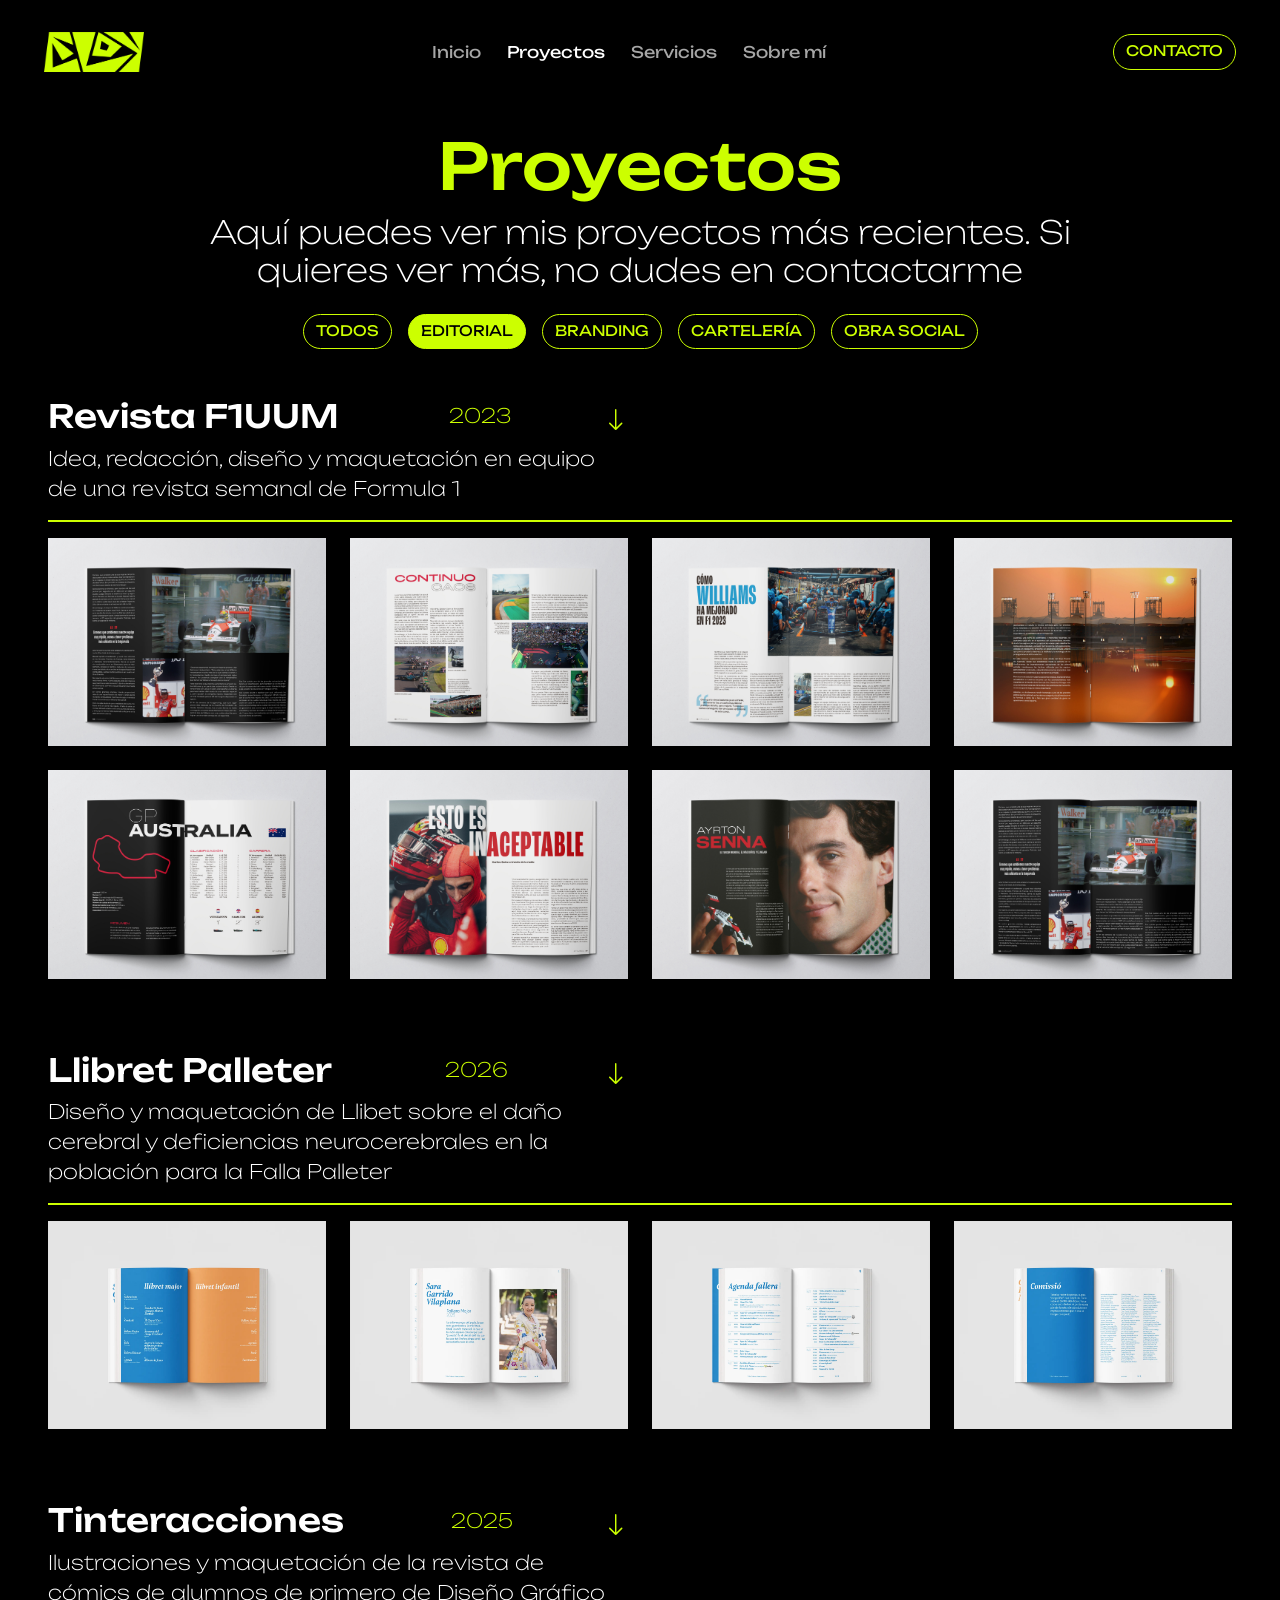
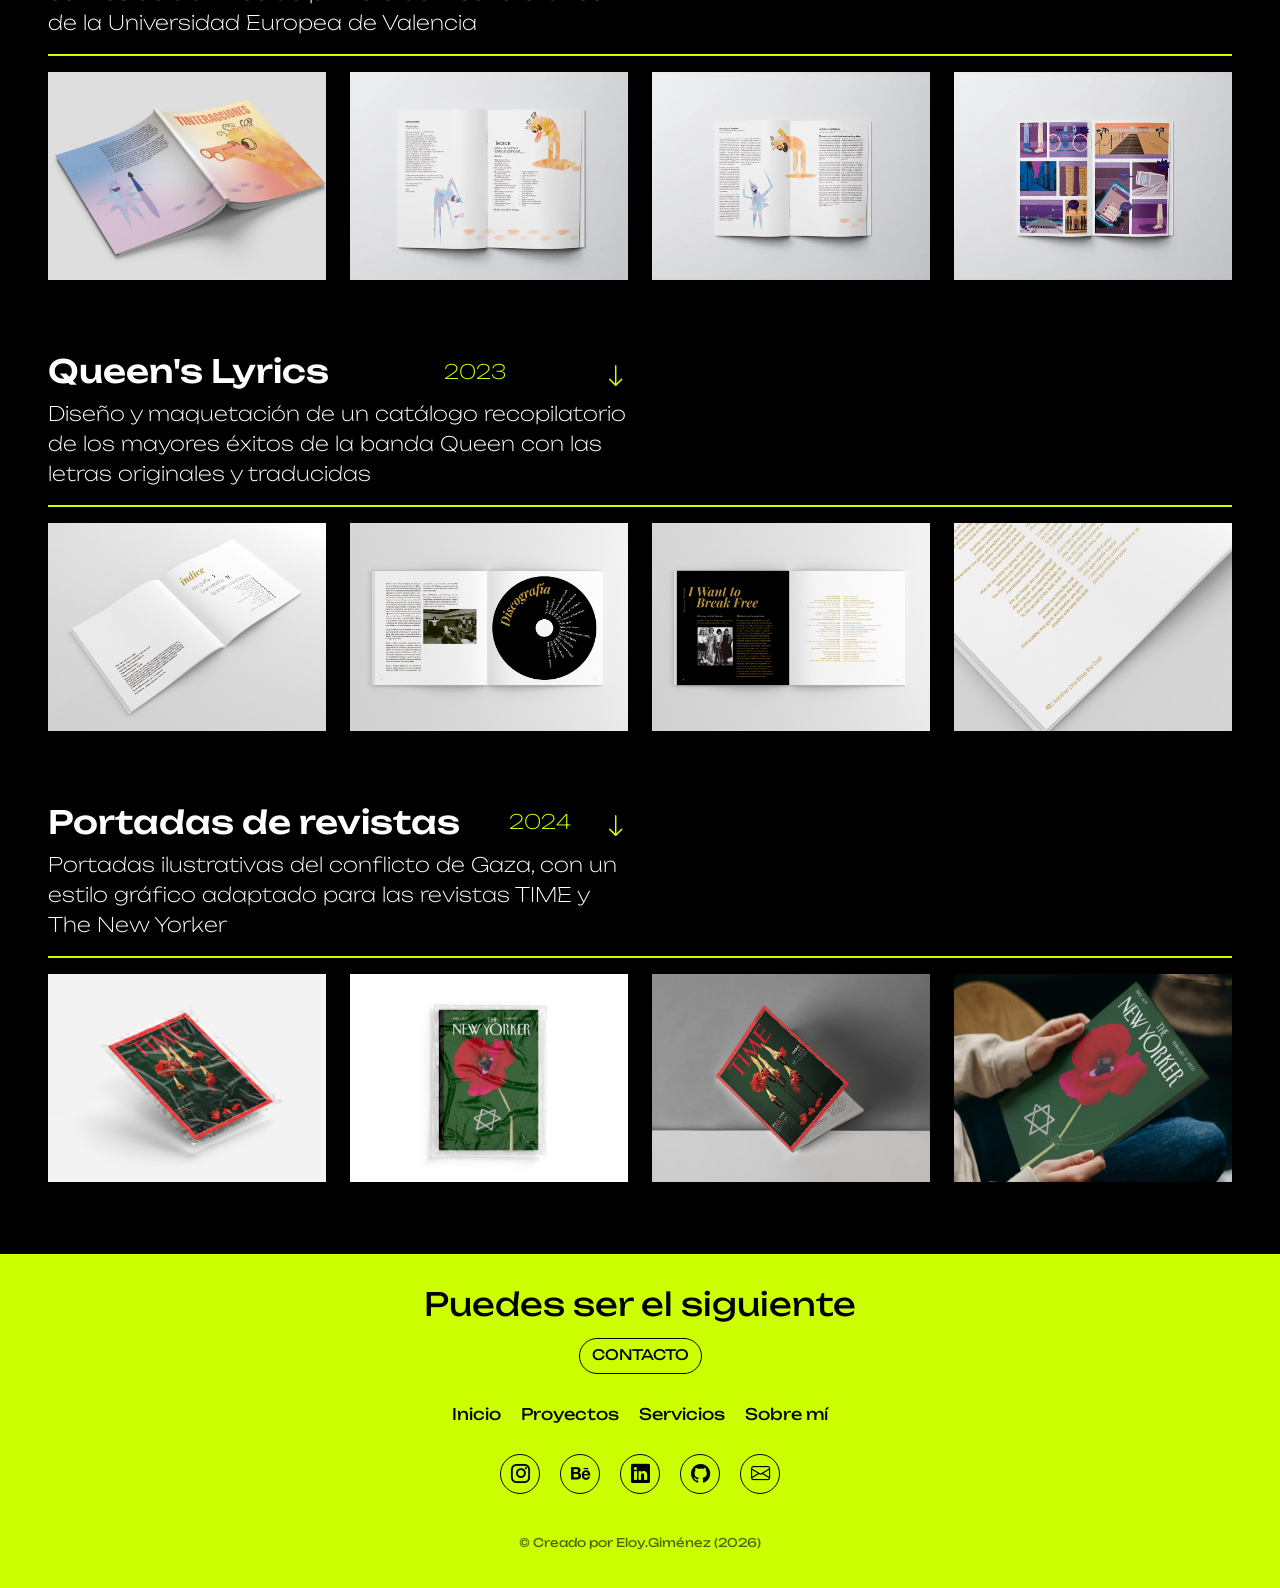
<file: proyectos-editorial.html>
<!doctype html>
<html lang="es" data-bs-theme="dark">
  <head>
    <meta charset="utf-8">
    <meta name="viewport" content="width=device-width, initial-scale=1">
    <title>Eloy.gimenez</title>
    <link rel="shortcut icon" href="img/favicon.png" type="image/x-icon">
    <meta name="description" content="Portfolio de Diseño Gráfico de Eloy Giménez">
    <meta name="author" content="Eloy Giménez">
    <meta name="keywords" content="">


    <!--Enlaces a bootstrap-->
    <link href="https://cdn.jsdelivr.net/npm/bootstrap@5.3.8/dist/css/bootstrap.min.css" rel="stylesheet" integrity="sha384-sRIl4kxILFvY47J16cr9ZwB07vP4J8+LH7qKQnuqkuIAvNWLzeN8tE5YBujZqJLB" crossorigin="anonymous">
    <link rel="stylesheet" href="https://cdn.jsdelivr.net/npm/bootstrap-icons@1.13.1/font/bootstrap-icons.min.css">

    <!--Enlaces a iconos de bootstrap-->
    <link rel="stylesheet" href="https://cdn.jsdelivr.net/npm/bootstrap-icons@1.13.1/font/bootstrap-icons.min.css">

    <!--Enlace a tipografía-->
    <link rel="preconnect" href="https://fonts.googleapis.com">
    <link rel="preconnect" href="https://fonts.gstatic.com" crossorigin>
    <link href="https://fonts.googleapis.com/css2?family=Unbounded:wght@200..900&display=swap" rel="stylesheet">
    <link href="https://fonts.googleapis.com/css2?family=PT+Serif:ital,wght@0,400;0,700;1,400;1,700&display=swap" rel="stylesheet">

    <!--Estilos propios-->
    <link rel="stylesheet" href="css/style.css">
  </head>
  
  <body">
    <header>
        <nav class="navbar navbar-expand-md">
            <div class="container-fluid ">
                <button class="navbar-toggler mx-auto" type="button" data-bs-toggle="collapse" data-bs-target="#navbarNav" aria-controls="navbarNav" aria-expanded="false" aria-label="Toggle navigation">
                    <span class="navbar-toggler-icon"></span>
                    </button>

                <div class="collapse navbar-collapse text-center" id="navbarNav">
                    <a class="navbar-brand" href="index.html">
                        <img src="img/logo.png" alt="Logo de eloy giménez" width="100px" height="">
                    </a>
                    <ul class="navbar-nav my-3 mx-auto d-flex justify-content-center align-items-center ">
                        <li class="nav-item"><a class="nav-link" href="index.html">Inicio</a></li>
                        <li class="nav-item"><a class="nav-link active" href="proyectos.html">Proyectos</a></li>
                        <li class="nav-item"><a class="nav-link" href="servicios.html">Servicios</a></li>
                        <li class="nav-item"><a class="nav-link" href="sobremi.html">Sobre mí</a></li>
                        
                    </ul>
                    <a href="contacto.html"><button class="btn btn-outline-success" type="button" href="contacto.html">CONTACTO</button></a>
                </div>
            </div>
        </nav>
    </header> 

    <main>
        <section class="container-fluid text-white px-5 mb-5">
            <div class="container-fluid text-center py-4 px-0 px-md-5">
                <h1>Proyectos</h1>
                <h2>Aquí puedes ver mis proyectos más recientes. Si quieres ver más, no dudes en contactarme </h2>
            </div>
            <nav class="d-flex flex-wrap gap-3">
                <a href="proyectos.html"><button class="btn btn-outline-success" type="button">TODOS</button></a>
                <a href="#"><button class="btn btn-outline-success actual" type="button">EDITORIAL</button></a>
                <a href="proyectos-branding.html"><button class="btn btn-outline-success" type="button">BRANDING</button></a>
                <a href="proyectos-carteleria.html"><button class="btn btn-outline-success" type="button">CARTELERÍA</button></a>
                <a href="proyectos-social.html"><button class="btn btn-outline-success" type="button">OBRA SOCIAL</button></a>
            </nav>
            
           

        </section>

        <!-- A partir de aquí van todos los proyectos -->
         <!-- Cada section es un proyecto -->
        <section class="container-fluid text-white px-5 mb-5">
            <div class="row">
                <div class="col-12 col-md-9 col-lg-6">
                    <div class="d-flex flex-wrap align-items-center justify-content-between">
                        <h3 class="titulo-proyecto">Revista F1UUM</h3>
                        <h6 class="año-proyecto">2023</h6>
                        <i class="bi bi-arrow-down flecha-proyecto"></i>
                    </div>
                    <p class="descripcion-proyecto mb-0">Idea, redacción, diseño y maquetación en equipo de una revista semanal de Formula 1</p>
                </div>
                <div class="col-12">
                    <hr class="hr-verde">
                </div>
                <div class="col-12">
                    <div class="row p-0">
                    <div class="col-12 col-sm-6 col-lg-3 mb-4">    
                            <img src="img/F1UM PAG1.jpg" alt="Mockup página interior de la revista F1UUM" class="img-fluid img-proyectos">
                        </div>
                        <div class="col-12 col-sm-6 col-lg-3 mb-4">
                            <img src="img/F1UM PAG2.jpg" alt="Mockup página interior de la revista F1UUM" class="img-fluid img-proyectos">
                        </div>
                        <div class="col-12 col-sm-6 col-lg-3 mb-4">
                            <img src="img/F1UM PAG3.jpg" alt="Mockup página interior de la revista F1UUM" class="img-fluid img-proyectos">
                        </div>
                        <div class="col-12 col-sm-6 col-lg-3 mb-4">
                            <img src="img/F1UM PAG4.jpg" alt="Mockup página interior de la revista F1UUM" class="img-fluid img-proyectos">
                        </div>
                        <div class="col-12 col-sm-6 col-lg-3 mb-4">    
                            <img src="img/F1UM PAG5.jpg" alt="Mockup página interior de la revista F1UUM" class="img-fluid img-proyectos">
                        </div>
                        <div class="col-12 col-sm-6 col-lg-3 mb-4">
                            <img src="img/F1UM PAG6.jpg" alt="Mockup página interior de la revista F1UUM" class="img-fluid img-proyectos">
                        </div>
                        <div class="col-12 col-sm-6 col-lg-3 mb-4">
                            <img src="img/F1UM PAG7.jpg" alt="Mockup página interior de la revista F1UUM" class="img-fluid img-proyectos">
                        </div>
                        <div class="col-12 col-sm-6 col-lg-3 mb-4">
                            <img src="img/F1UM PAG8.jpg" alt="Mockup página interior de la revista F1UUM" class="img-fluid img-proyectos">
                        </div>
                    </div>
                </div>                
            </div>
        </section>

        <section class="container-fluid text-white px-5 mb-5">
            <div class="row">
                <div class="col-12 col-md-9 col-lg-6">
                    <div class="d-flex flex-wrap align-items-center justify-content-between">
                        <h3 class="titulo-proyecto">Llibret Palleter</h3>
                        <h6 class="año-proyecto">2026</h6>
                        <i class="bi bi-arrow-down flecha-proyecto"></i>
                    </div>
                    <p class="descripcion-proyecto mb-0">Diseño y maquetación de Llibet sobre el daño cerebral y deficiencias neurocerebrales en la población para la Falla Palleter</p>
                </div>
                <div class="col-12">
                    <hr class="hr-verde">
                </div>
                <div class="col-12">
                    <div class="row p-0">
                        <div class="col-12 col-sm-6 col-lg-3 mb-4">    
                            <img src="img/llibret1.webp" alt="Mockup de las páginas del llibret" class="img-fluid img-proyectos">
                        </div>
                        <div class="col-12 col-sm-6 col-lg-3 mb-4">
                            <img src="img/llibret2.webp" alt="Mockup de las páginas del llibret" class="img-fluid img-proyectos">
                        </div>
                        <div class="col-12 col-sm-6 col-lg-3 mb-4">
                            <img src="img/llibret3.webp" alt="Mockup de las páginas del llibret" class="img-fluid img-proyectos">
                        </div>
                        <div class="col-12 col-sm-6 col-lg-3 mb-4">
                            <img src="img/llibret4.webp" alt="Mockup de las páginas del llibret" class="img-fluid img-proyectos">
                        </div>
                    </div>
                </div>                
            </div>
        </section>

        <section class="container-fluid text-white px-5 mb-5">
            <div class="row">
                <div class="col-12 col-md-9 col-lg-6">
                    <div class="d-flex flex-wrap align-items-center justify-content-between">
                        <h3 class="titulo-proyecto">Tinteracciones</h3>
                        <h6 class="año-proyecto">2025</h6>
                        <i class="bi bi-arrow-down flecha-proyecto"></i>
                    </div>
                    <p class="descripcion-proyecto mb-0">Ilustraciones y maquetación de la revista de cómics de alumnos de primero de Diseño Gráfico de la Universidad Europea de Valencia</p>
                </div>
                <div class="col-12">
                    <hr class="hr-verde">
                </div>
                <div class="col-12">
                    <div class="row p-0">
                        <div class="col-12 col-sm-6 col-lg-3 mb-4">    
                            <img src="img/Tinteracciones.webp" alt="Mockup de las páginas de la revista Tinteracciones" class="img-fluid img-proyectos">
                        </div>
                        <div class="col-12 col-sm-6 col-lg-3 mb-4">
                            <img src="img/Tinteracciones2.webp" alt="Mockup de las páginas de la revista Tinteracciones" class="img-fluid img-proyectos">
                        </div>
                        <div class="col-12 col-sm-6 col-lg-3 mb-4">
                            <img src="img/Tinteracciones3.webp" alt="Mockup de las páginas de la revista Tinteracciones" class="img-fluid img-proyectos">
                        </div>
                        <div class="col-12 col-sm-6 col-lg-3 mb-4">
                            <img src="img/Tinteracciones4.webp" alt="Mockup de las páginas de la revista Tinteracciones" class="img-fluid img-proyectos">
                        </div>
                    </div>
                </div>                
            </div>
        </section>

        <section class="container-fluid text-white px-5 mb-5">
            <div class="row">
                <div class="col-12 col-md-9 col-lg-6">
                    <div class="d-flex flex-wrap align-items-center justify-content-between">
                        <h3 class="titulo-proyecto">Queen's Lyrics</h3>
                        <h6 class="año-proyecto">2023</h6>
                        <i class="bi bi-arrow-down flecha-proyecto"></i>
                    </div>
                    <p class="descripcion-proyecto mb-0">Diseño y maquetación de un catálogo recopilatorio de los mayores éxitos de la banda Queen con las letras originales y traducidas</p>
                </div>
                <div class="col-12">
                    <hr class="hr-verde">
                </div>
                <div class="col-12">
                    <div class="row p-0">
                        <div class="col-12 col-sm-6 col-lg-3 mb-4">    
                            <img src="img/queen 1.png" alt="Mockup de las páginas del catálogo de Queen" class="img-fluid img-proyectos">
                        </div>
                        <div class="col-12 col-sm-6 col-lg-3 mb-4">
                            <img src="img/queen 2.png" alt="Mockup de las páginas del catálogo de Queen" class="img-fluid img-proyectos">
                        </div>
                        <div class="col-12 col-sm-6 col-lg-3 mb-4">
                            <img src="img/queen 3.png" alt="Mockup de las páginas del catálogo de Queen" class="img-fluid img-proyectos">
                        </div>
                        <div class="col-12 col-sm-6 col-lg-3 mb-4">
                            <img src="img/queen 4.png" alt="Mockup de las páginas del catálogo de Queen" class="img-fluid img-proyectos">
                        </div>
                    </div>
                </div>                
            </div>
        </section>

        <section class="container-fluid text-white px-5 mb-5">
            <div class="row">
                <div class="col-12 col-md-9 col-lg-6">
                    <div class="d-flex flex-wrap align-items-center justify-content-between">
                        <h3 class="titulo-proyecto">Portadas de revistas</h3>
                        <h6 class="año-proyecto">2024</h6>
                        <i class="bi bi-arrow-down flecha-proyecto"></i>
                    </div>
                    <p class="descripcion-proyecto mb-0">Portadas ilustrativas del conflicto de Gaza, con un estilo gráfico adaptado para las revistas TIME y The New Yorker</p>
                </div>
                <div class="col-12">
                    <hr class="hr-verde">
                </div>
                <div class="col-12">
                    <div class="row p-0">
                        <div class="col-12 col-sm-6 col-lg-3 mb-4">    
                            <img src="img/time.webp" alt="Mockup de la portada de la revista TIME" class="img-fluid img-proyectos">
                        </div>
                        <div class="col-12 col-sm-6 col-lg-3 mb-4">
                            <img src="img/ny.webp" alt="Mockup de la portada de la revista The New Yorker" class="img-fluid img-proyectos">
                        </div>
                        <div class="col-12 col-sm-6 col-lg-3 mb-4">
                            <img src="img/time2.webp" alt="Mockup de la portada de la revista TIME" class="img-fluid img-proyectos">
                        </div>
                        <div class="col-12 col-sm-6 col-lg-3 mb-4">
                            <img src="img/ny2.webp" alt="Mockup de la portada de la revista The New Yorker" class="img-fluid img-proyectos">
                        </div>
                    </div>
                </div>                
            </div>
        </section>

    </main>

    <footer class="d-flex flex-column align-items-center justify-content-center">
        <div class="text-center">
            <p class="footer-texto text-center">Puedes ser el siguiente</p>
            <a href="contacto.html" class="btn btn-outline-success btn-contacto">CONTACTO</a>
        </div>
        <nav>
            <ul class="navbar-nav mx-auto d-flex flex-row flex-wrap justify-content-center align-items-center nav-footer">
                <li class="nav-item"><a class="nav-link" href="index.html">Inicio</a></li>
                <li class="nav-item"><a class="nav-link" href="proyectos.html">Proyectos</a></li>
                <li class="nav-item"><a class="nav-link active" href="servicios.html">Servicios</a></li>
                <li class="nav-item"><a class="nav-link" href="sobremi.html">Sobre mí</a></li>          
            </ul>
        </nav>
        
        <div class="iconos-rrss d-flex flex-wrap align-items-center justify-content-center">
            <a href="https://www.instagram.com/eloycreatiu/" target="_blank">
               <i class="bi bi-instagram"></i> 
            </a>
            <a href="https://www.behance.net/eloygimenez" target="_blank">
               <i class="bi bi-behance"></i> 
            </a>
            <a href="https://www.linkedin.com/in/elogimsol/" target="_blank">
               <i class="bi bi-linkedin"></i> 
            </a>
            <a href="https://github.com/eloygiim" target="_blank">
               <i class="bi bi-github"></i> 
            </a>
            <a href="mailto:elogimsol6@gmail.com" target="_blank">
               <i class="bi bi-envelope"></i> 
            </a>
        </div>
        <div class="autor text-center">© Creado por Eloy.Giménez (2026) </div>
    </footer>





    <script src="https://cdn.jsdelivr.net/npm/bootstrap@5.3.8/dist/js/bootstrap.bundle.min.js" integrity="sha384-FKyoEForCGlyvwx9Hj09JcYn3nv7wiPVlz7YYwJrWVcXK/BmnVDxM+D2scQbITxI" crossorigin="anonymous"></script>
  </body>
</html>
</file>
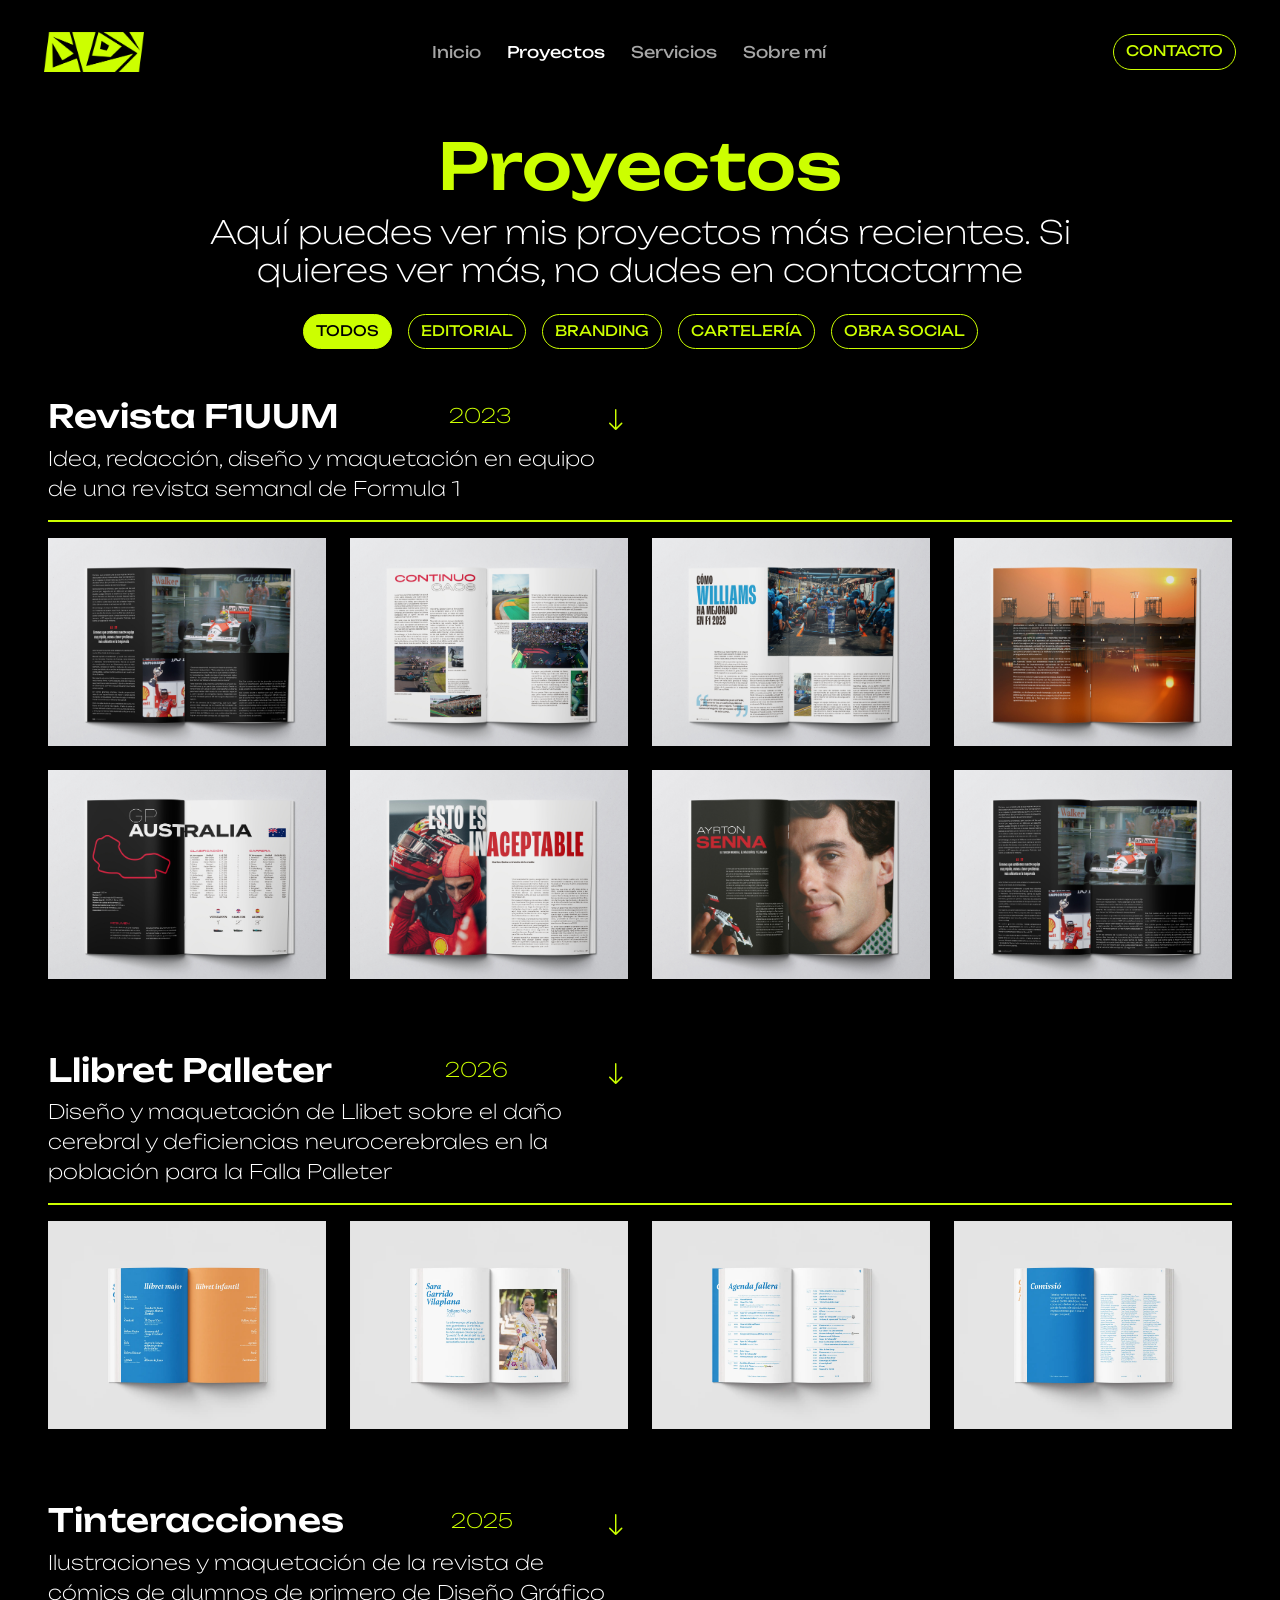
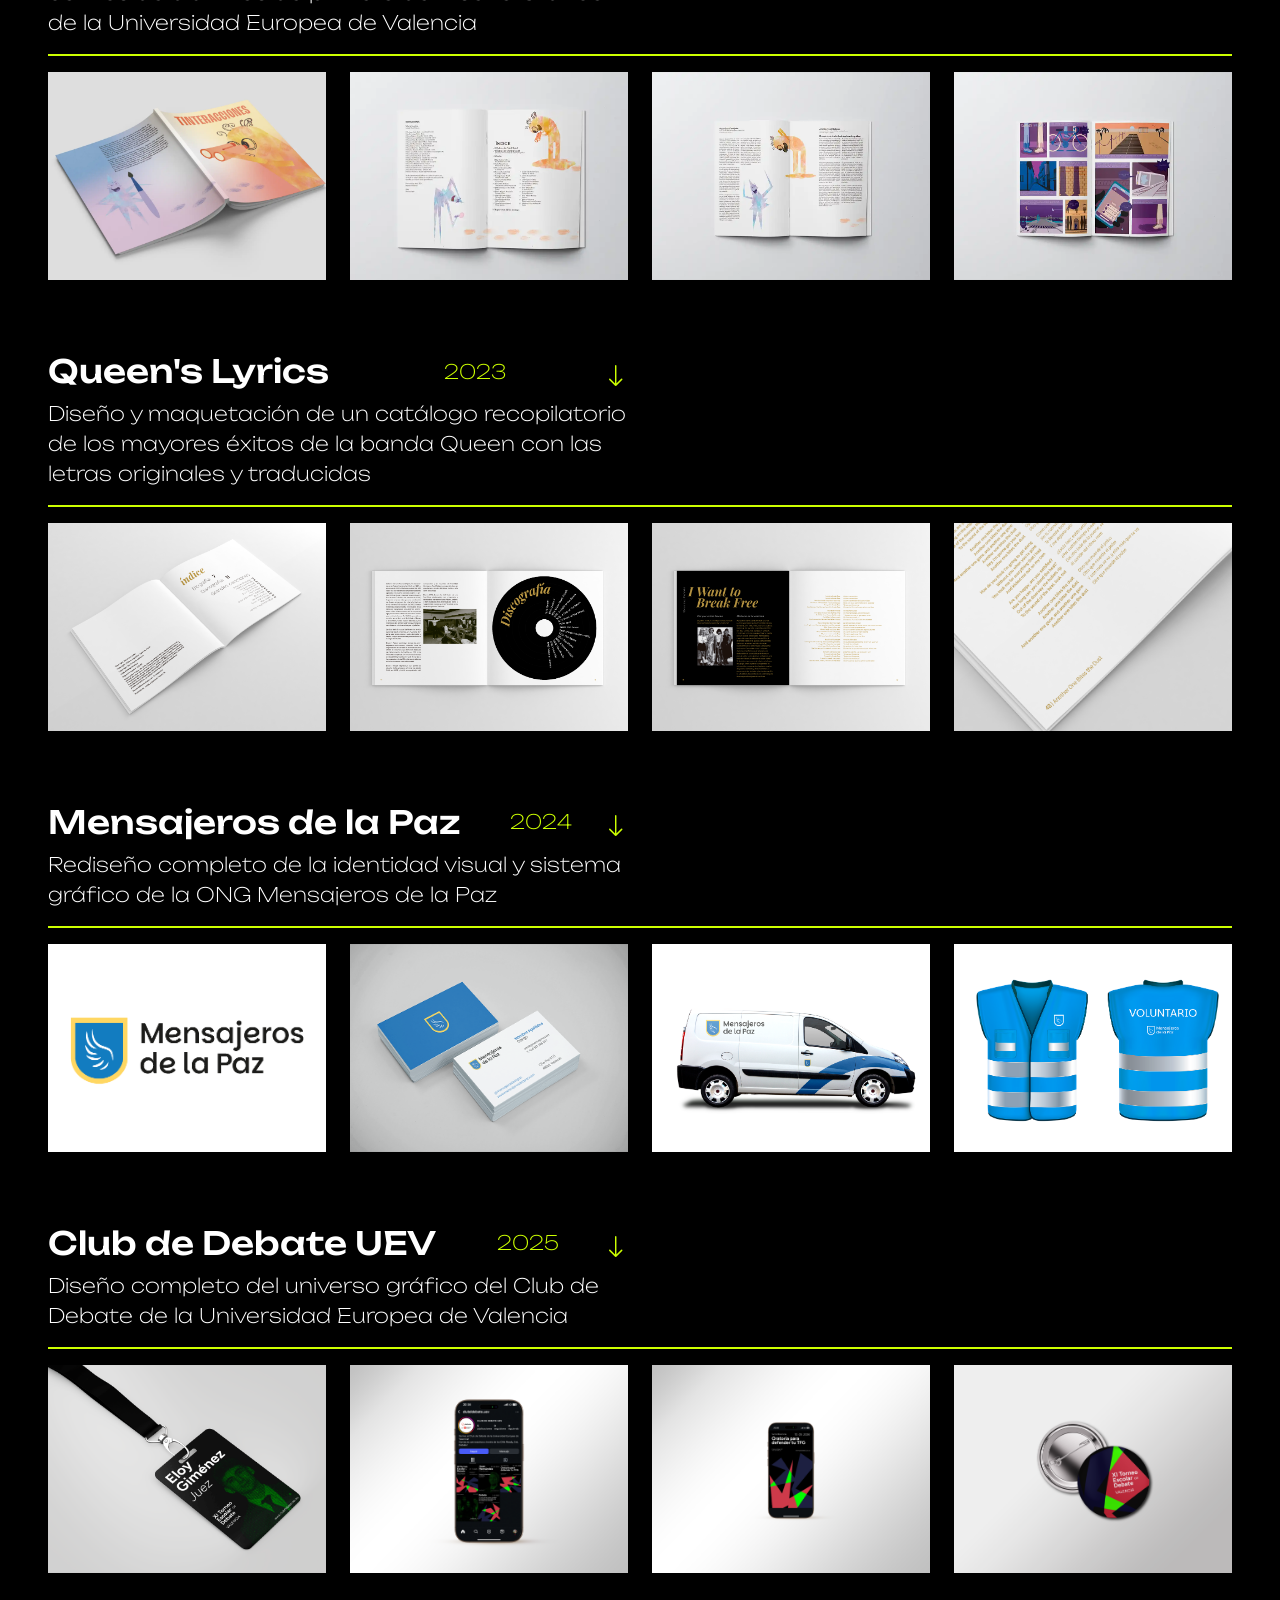
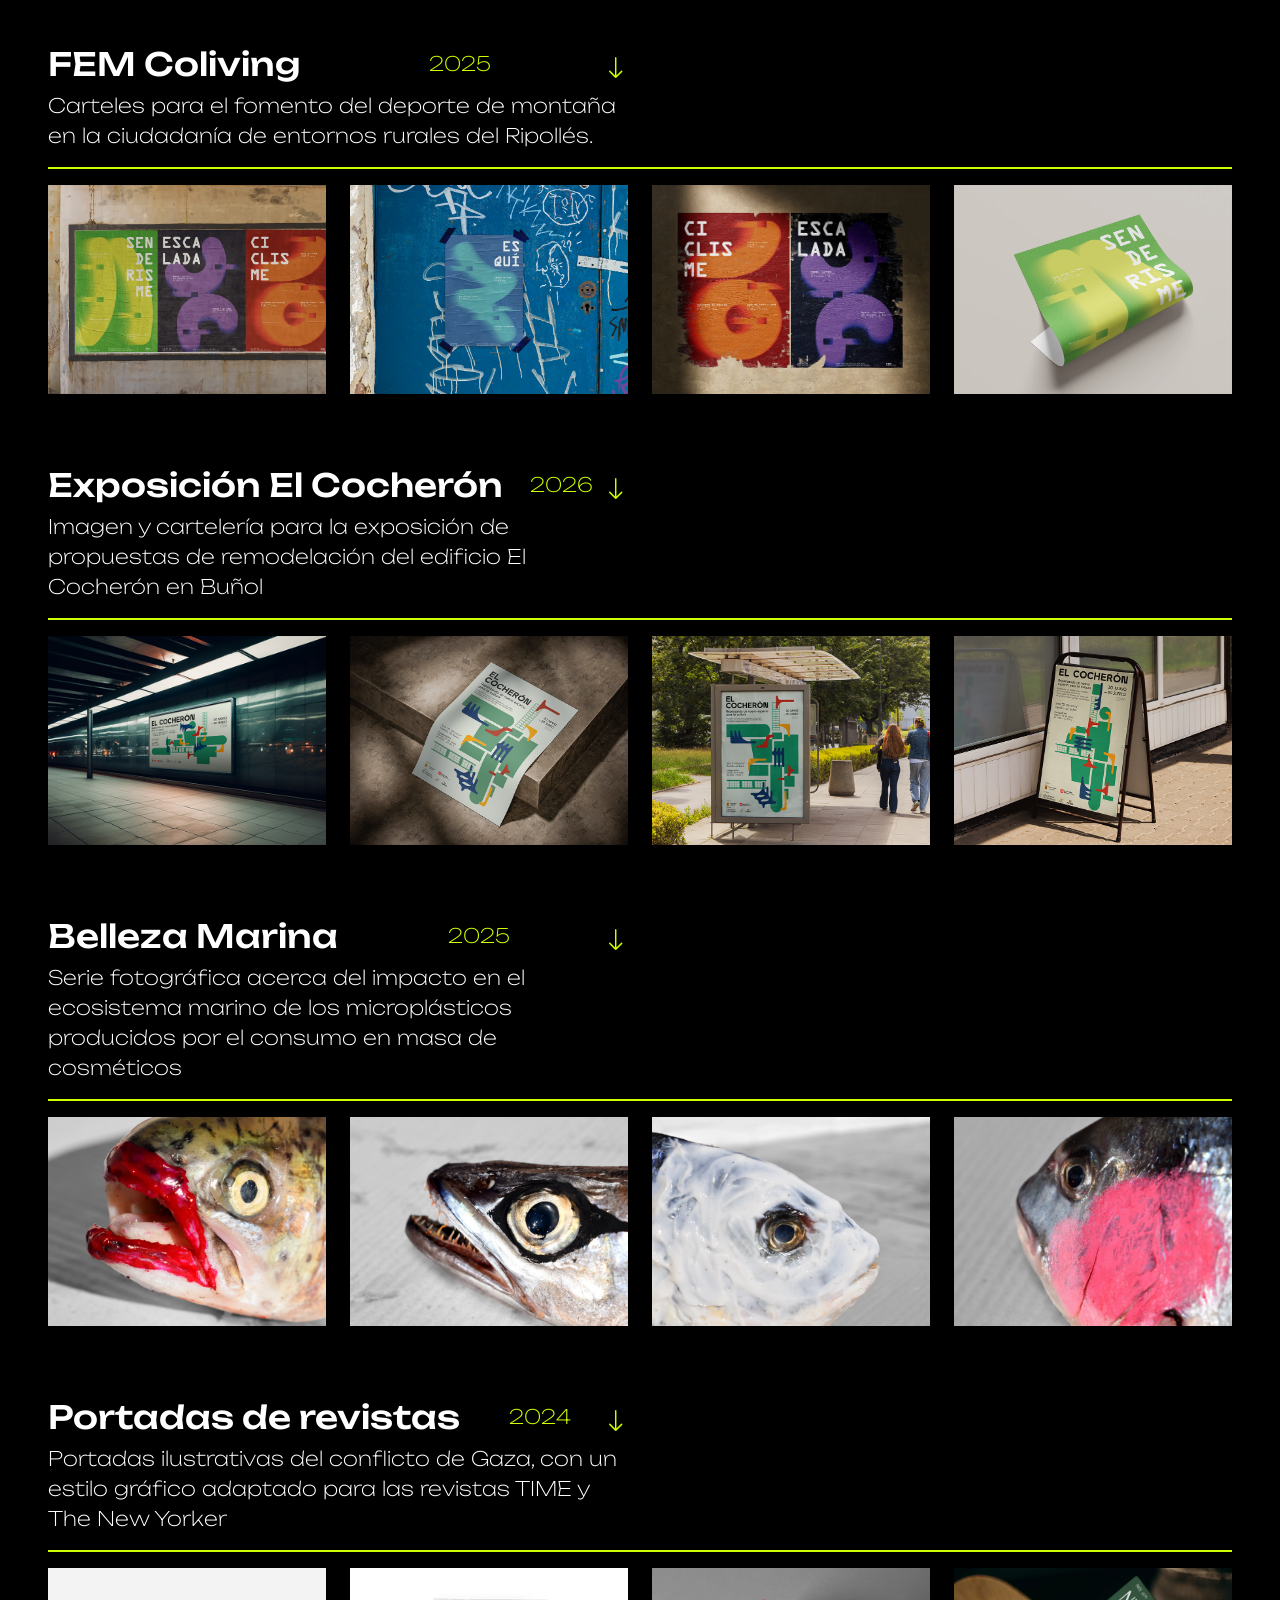
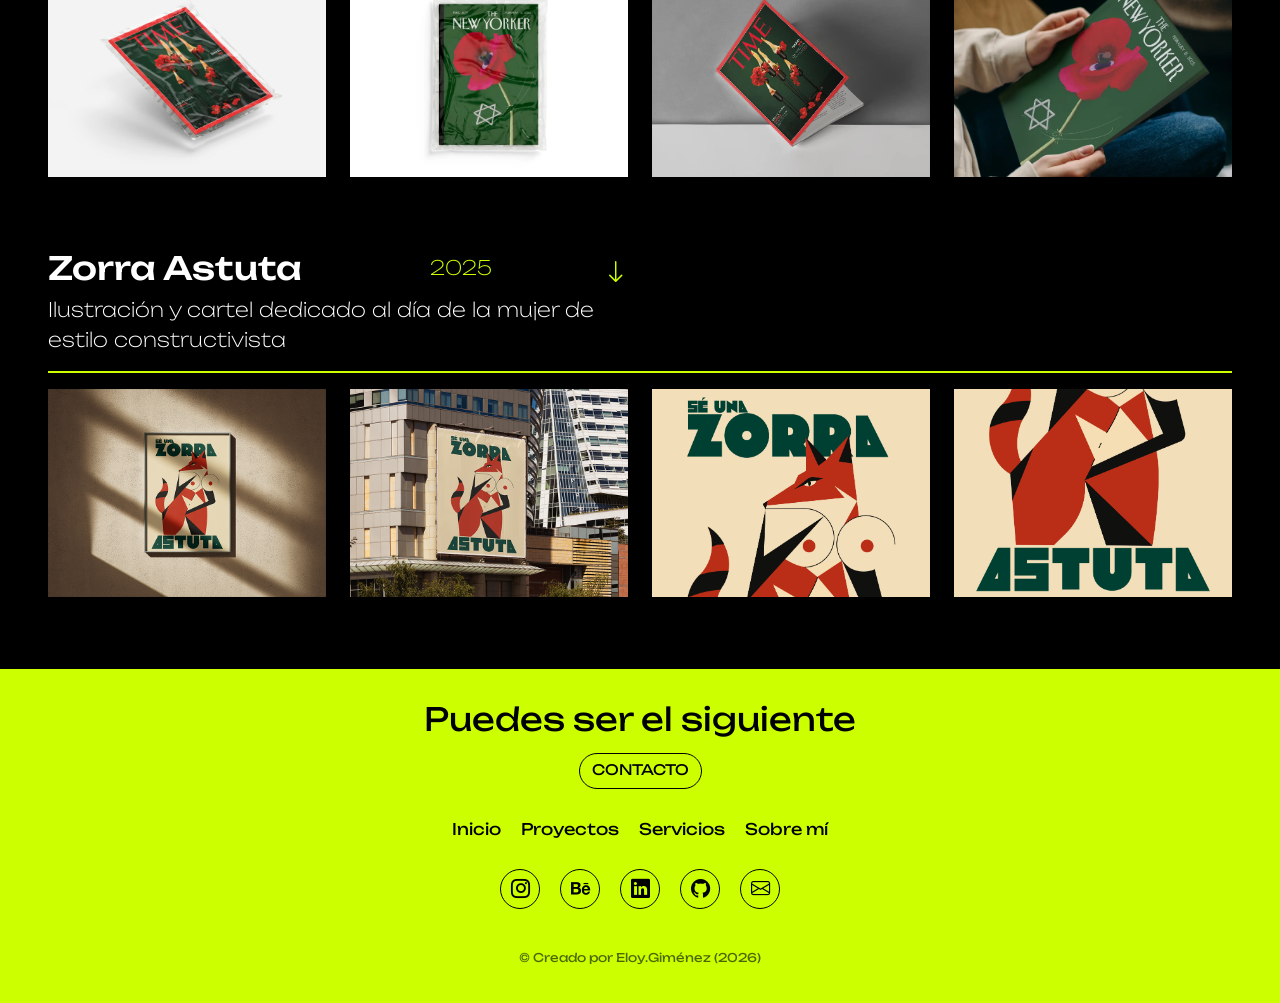
<file: proyectos.html>
<!doctype html>
<html lang="es" data-bs-theme="dark">
  <head>
    <meta charset="utf-8">
    <meta name="viewport" content="width=device-width, initial-scale=1">
    <title>Eloy.gimenez</title>
    <link rel="shortcut icon" href="img/favicon.png" type="image/x-icon">
    <meta name="description" content="Portfolio de Diseño Gráfico de Eloy Giménez">
    <meta name="author" content="Eloy Giménez">
    <meta name="keywords" content="">


    <!--Enlaces a bootstrap-->
    <link href="https://cdn.jsdelivr.net/npm/bootstrap@5.3.8/dist/css/bootstrap.min.css" rel="stylesheet" integrity="sha384-sRIl4kxILFvY47J16cr9ZwB07vP4J8+LH7qKQnuqkuIAvNWLzeN8tE5YBujZqJLB" crossorigin="anonymous">
    <link rel="stylesheet" href="https://cdn.jsdelivr.net/npm/bootstrap-icons@1.13.1/font/bootstrap-icons.min.css">

    <!--Enlaces a iconos de bootstrap-->
    <link rel="stylesheet" href="https://cdn.jsdelivr.net/npm/bootstrap-icons@1.13.1/font/bootstrap-icons.min.css">

    <!--Enlace a tipografía-->
    <link rel="preconnect" href="https://fonts.googleapis.com">
    <link rel="preconnect" href="https://fonts.gstatic.com" crossorigin>
    <link href="https://fonts.googleapis.com/css2?family=Unbounded:wght@200..900&display=swap" rel="stylesheet">
    <link href="https://fonts.googleapis.com/css2?family=PT+Serif:ital,wght@0,400;0,700;1,400;1,700&display=swap" rel="stylesheet">

    <!--Estilos propios-->
    <link rel="stylesheet" href="css/style.css">
  </head>
  
  <body">
    <header>
        <nav class="navbar navbar-expand-md">
            <div class="container-fluid ">
                <button class="navbar-toggler mx-auto" type="button" data-bs-toggle="collapse" data-bs-target="#navbarNav" aria-controls="navbarNav" aria-expanded="false" aria-label="Toggle navigation">
                    <span class="navbar-toggler-icon"></span>
                    </button>

                <div class="collapse navbar-collapse text-center" id="navbarNav">
                    <a class="navbar-brand" href="index.html">
                        <img src="img/logo.png" alt="Logo de eloy giménez" width="100px" height="">
                    </a>
                    <ul class="navbar-nav my-3 mx-auto d-flex justify-content-center align-items-center ">
                        <li class="nav-item"><a class="nav-link" href="index.html">Inicio</a></li>
                        <li class="nav-item"><a class="nav-link active" href="proyectos.html">Proyectos</a></li>
                        <li class="nav-item"><a class="nav-link" href="servicios.html">Servicios</a></li>
                        <li class="nav-item"><a class="nav-link" href="sobremi.html">Sobre mí</a></li>
                        
                    </ul>
                    <a href="contacto.html"><button class="btn btn-outline-success" type="button">CONTACTO</button></a>
                </div>
            </div>
        </nav>
    </header> 

    <main>
        <section class="container-fluid text-white px-5 mb-5">
            <div class="container-fluid text-center py-4 px-0 px-md-5">
                <h1>Proyectos</h1>
                <h2>Aquí puedes ver mis proyectos más recientes. Si quieres ver más, no dudes en contactarme </h2>
            </div>
            <nav class="d-flex flex-wrap gap-3">
                <a href="#"><button class="btn btn-outline-success actual" type="button">TODOS</button></a>
                <a href="proyectos-editorial.html"><button class="btn btn-outline-success" type="button">EDITORIAL</button></a>
                <a href="proyectos-branding.html"><button class="btn btn-outline-success" type="button">BRANDING</button></a>
                <a href="proyectos-carteleria.html"><button class="btn btn-outline-success" type="button">CARTELERÍA</button></a>
                <a href="proyectos-social.html"><button class="btn btn-outline-success" type="button">OBRA SOCIAL</button></a>
            </nav>
            
           

        </section>

        <!-- A partir de aquí van todos los proyectos -->
         <!-- Cada section es un proyecto -->
        <section class="container-fluid text-white px-5 mb-5">
            <div class="row">
                <div class="col-12 col-md-9 col-lg-6">
                    <div class="d-flex flex-wrap align-items-center justify-content-between">
                        <h3 class="titulo-proyecto">Revista F1UUM</h3>
                        <h6 class="año-proyecto">2023</h6>
                        <i class="bi bi-arrow-down flecha-proyecto"></i>
                    </div>
                    <p class="descripcion-proyecto mb-0">Idea, redacción, diseño y maquetación en equipo de una revista semanal de Formula 1</p>
                </div>
                <div class="col-12">
                    <hr class="hr-verde">
                </div>
                <div class="col-12">
                    <div class="row p-0">
                        <div class="col-12 col-sm-6 col-lg-3 mb-4">    
                            <img src="img/F1UM PAG1.jpg" alt="Mockup página interior de la revista F1UUM" class="img-fluid img-proyectos">
                        </div>
                        <div class="col-12 col-sm-6 col-lg-3 mb-4">
                            <img src="img/F1UM PAG2.jpg" alt="Mockup página interior de la revista F1UUM" class="img-fluid img-proyectos">
                        </div>
                        <div class="col-12 col-sm-6 col-lg-3 mb-4">
                            <img src="img/F1UM PAG3.jpg" alt="Mockup página interior de la revista F1UUM" class="img-fluid img-proyectos">
                        </div>
                        <div class="col-12 col-sm-6 col-lg-3 mb-4">
                            <img src="img/F1UM PAG4.jpg" alt="Mockup página interior de la revista F1UUM" class="img-fluid img-proyectos">
                        </div>
                        <div class="col-12 col-sm-6 col-lg-3 mb-4">    
                            <img src="img/F1UM PAG5.jpg" alt="Mockup página interior de la revista F1UUM" class="img-fluid img-proyectos">
                        </div>
                        <div class="col-12 col-sm-6 col-lg-3 mb-4">
                            <img src="img/F1UM PAG6.jpg" alt="Mockup página interior de la revista F1UUM" class="img-fluid img-proyectos">
                        </div>
                        <div class="col-12 col-sm-6 col-lg-3 mb-4">
                            <img src="img/F1UM PAG7.jpg" alt="Mockup página interior de la revista F1UUM" class="img-fluid img-proyectos">
                        </div>
                        <div class="col-12 col-sm-6 col-lg-3 mb-4">
                            <img src="img/F1UM PAG8.jpg" alt="Mockup página interior de la revista F1UUM" class="img-fluid img-proyectos">
                        </div>
                    </div>
                    
                </div>                
            </div>
        </section>

        <section class="container-fluid text-white px-5 mb-5">
            <div class="row">
                <div class="col-12 col-md-9 col-lg-6">
                    <div class="d-flex flex-wrap align-items-center justify-content-between">
                        <h3 class="titulo-proyecto">Llibret Palleter</h3>
                        <h6 class="año-proyecto">2026</h6>
                        <i class="bi bi-arrow-down flecha-proyecto"></i>
                    </div>
                    <p class="descripcion-proyecto mb-0">Diseño y maquetación de Llibet sobre el daño cerebral y deficiencias neurocerebrales en la población para la Falla Palleter</p>
                </div>
                <div class="col-12">
                    <hr class="hr-verde">
                </div>
                <div class="col-12">
                    <div class="row p-0">
                        <div class="col-12 col-sm-6 col-lg-3 mb-4">    
                            <img src="img/llibret1.webp" alt="Mockup de las páginas del llibret" class="img-fluid img-proyectos">
                        </div>
                        <div class="col-12 col-sm-6 col-lg-3 mb-4">
                            <img src="img/llibret2.webp" alt="Mockup de las páginas del llibret" class="img-fluid img-proyectos">
                        </div>
                        <div class="col-12 col-sm-6 col-lg-3 mb-4">
                            <img src="img/llibret3.webp" alt="Mockup de las páginas del llibret" class="img-fluid img-proyectos">
                        </div>
                        <div class="col-12 col-sm-6 col-lg-3 mb-4">
                            <img src="img/llibret4.webp" alt="Mockup de las páginas del llibret" class="img-fluid img-proyectos">
                        </div>
                    </div>
                </div>                
            </div>
        </section>

        <section class="container-fluid text-white px-5 mb-5">
            <div class="row">
                <div class="col-12 col-md-9 col-lg-6">
                    <div class="d-flex flex-wrap align-items-center justify-content-between">
                        <h3 class="titulo-proyecto">Tinteracciones</h3>
                        <h6 class="año-proyecto">2025</h6>
                        <i class="bi bi-arrow-down flecha-proyecto"></i>
                    </div>
                    <p class="descripcion-proyecto mb-0">Ilustraciones y maquetación de la revista de cómics de alumnos de primero de Diseño Gráfico de la Universidad Europea de Valencia</p>
                </div>
                <div class="col-12">
                    <hr class="hr-verde">
                </div>
                <div class="col-12">
                    <div class="row p-0">
                        <div class="col-12 col-sm-6 col-lg-3 mb-4">    
                            <img src="img/Tinteracciones.webp" alt="Mockup de las páginas de la revista Tinteracciones" class="img-fluid img-proyectos">
                        </div>
                        <div class="col-12 col-sm-6 col-lg-3 mb-4">
                            <img src="img/Tinteracciones2.webp" alt="Mockup de las páginas de la revista Tinteracciones" class="img-fluid img-proyectos">
                        </div>
                        <div class="col-12 col-sm-6 col-lg-3 mb-4">
                            <img src="img/Tinteracciones3.webp" alt="Mockup de las páginas de la revista Tinteracciones" class="img-fluid img-proyectos">
                        </div>
                        <div class="col-12 col-sm-6 col-lg-3 mb-4">
                            <img src="img/Tinteracciones4.webp" alt="Mockup de las páginas de la revista Tinteracciones" class="img-fluid img-proyectos">
                        </div>
                    </div>
                </div>                
            </div>
        </section>

        <section class="container-fluid text-white px-5 mb-5">
            <div class="row">
                <div class="col-12 col-md-9 col-lg-6">
                    <div class="d-flex flex-wrap align-items-center justify-content-between">
                        <h3 class="titulo-proyecto">Queen's Lyrics</h3>
                        <h6 class="año-proyecto">2023</h6>
                        <i class="bi bi-arrow-down flecha-proyecto"></i>
                    </div>
                    <p class="descripcion-proyecto mb-0">Diseño y maquetación de un catálogo recopilatorio de los mayores éxitos de la banda Queen con las letras originales y traducidas</p>
                </div>
                <div class="col-12">
                    <hr class="hr-verde">
                </div>
                <div class="col-12">
                    <div class="row p-0">
                        <div class="col-12 col-sm-6 col-lg-3 mb-4">    
                            <img src="img/queen 1.png" alt="Mockup de las páginas del catálogo de Queen" class="img-fluid img-proyectos">
                        </div>
                        <div class="col-12 col-sm-6 col-lg-3 mb-4">
                            <img src="img/queen 2.png" alt="Mockup de las páginas del catálogo de Queen" class="img-fluid img-proyectos">
                        </div>
                        <div class="col-12 col-sm-6 col-lg-3 mb-4">
                            <img src="img/queen 3.png" alt="Mockup de las páginas del catálogo de Queen" class="img-fluid img-proyectos">
                        </div>
                        <div class="col-12 col-sm-6 col-lg-3 mb-4">
                            <img src="img/queen 4.png" alt="Mockup de las páginas del catálogo de Queen" class="img-fluid img-proyectos">
                        </div>
                    </div>
                </div>                
            </div>
        </section>

        <section class="container-fluid text-white px-5 mb-5">
            <div class="row">
                <div class="col-12 col-md-9 col-lg-6">
                    <div class="d-flex flex-wrap align-items-center justify-content-between">
                        <h3 class="titulo-proyecto">Mensajeros de la Paz</h3>
                        <h6 class="año-proyecto">2024</h6>
                        <i class="bi bi-arrow-down flecha-proyecto"></i>
                    </div>
                    <p class="descripcion-proyecto mb-0">Rediseño completo de la identidad visual y sistema gráfico de la ONG Mensajeros de la Paz</p>
                </div>
                <div class="col-12">
                    <hr class="hr-verde">
                </div>
                <div class="col-12">
                    <div class="row p-0">
                        <div class="col-12 col-sm-6 col-lg-3 mb-4">    
                            <img src="img/mensajeros.png" alt="Rediseño del logotipo de Mensajeros de la Paz" class="img-fluid img-proyectos">
                        </div>
                        <div class="col-12 col-sm-6 col-lg-3 mb-4">
                            <img src="img/mensajeros2.png" alt="Mockup del sistema gráfico de Mensajeros de la Paz" class="img-fluid img-proyectos">
                        </div>
                        <div class="col-12 col-sm-6 col-lg-3 mb-4">
                            <img src="img/mensajeros3.png" alt="Mockup de la furgoneta de Mensajeros de la Paz" class="img-fluid img-proyectos">
                        </div>
                        <div class="col-12 col-sm-6 col-lg-3 mb-4">
                            <img src="img/mensajeros4.png" alt="Mockup de prendas de Mensajeros de la Paz" class="img-fluid img-proyectos">
                        </div>
                    </div>
                </div>                
            </div>
        </section>

        <section class="container-fluid text-white px-5 mb-5">
            <div class="row">
                <div class="col-12 col-md-9 col-lg-6">
                    <div class="d-flex flex-wrap align-items-center justify-content-between">
                        <h3 class="titulo-proyecto">Club de Debate UEV</h3>
                        <h6 class="año-proyecto">2025</h6>
                        <i class="bi bi-arrow-down flecha-proyecto"></i>
                    </div>
                    <p class="descripcion-proyecto mb-0">Diseño completo del universo gráfico del Club de Debate de la Universidad Europea de Valencia</p>
                </div>
                <div class="col-12">
                    <hr class="hr-verde">
                </div>
                <div class="col-12">
                    <div class="row p-0">
                        <div class="col-12 col-sm-6 col-lg-3 mb-4">    
                            <img src="img/debate1.png" alt="Mockup de acreditación del Club de Debate" class="img-fluid img-proyectos">
                        </div>
                        <div class="col-12 col-sm-6 col-lg-3 mb-4">
                            <img src="img/debate2.png" alt="Mockup de redes sociales del Club de Debate" class="img-fluid img-proyectos">
                        </div>
                        <div class="col-12 col-sm-6 col-lg-3 mb-4">
                            <img src="img/debate3.png" alt="Mockup de historia de Instagram del Club de Debate" class="img-fluid img-proyectos">
                        </div>
                        <div class="col-12 col-sm-6 col-lg-3 mb-4">
                            <img src="img/debate4.png" alt="Mockup de elementos de merchandising del Club de Debate" class="img-fluid img-proyectos">
                        </div>
                    </div>
                </div>                
            </div>
        </section>

        <section class="container-fluid text-white px-5 mb-5">
            <div class="row">
                <div class="col-12 col-md-9 col-lg-6">
                    <div class="d-flex flex-wrap align-items-center justify-content-between">
                        <h3 class="titulo-proyecto">FEM Coliving</h3>
                        <h6 class="año-proyecto">2025</h6>
                        <i class="bi bi-arrow-down flecha-proyecto"></i>
                    </div>
                    <p class="descripcion-proyecto mb-0">Carteles para el fomento del deporte de montaña en la ciudadanía de entornos rurales del Ripollés.</p>
                </div>
                <div class="col-12">
                    <hr class="hr-verde">
                </div>
                <div class="col-12">
                    <div class="row p-0">
                        <div class="col-12 col-sm-6 col-lg-3 mb-4">    
                            <img src="img/FEM.webp" alt="Mockup de carteles para el fomento del deporte de montaña" class="img-fluid img-proyectos">
                        </div>
                        <div class="col-12 col-sm-6 col-lg-3 mb-4">
                            <img src="img/FEM2.webp" alt="Mockup de carteles para el fomento del deporte de montaña" class="img-fluid img-proyectos">
                        </div>
                        <div class="col-12 col-sm-6 col-lg-3 mb-4">
                            <img src="img/FEM3.webp" alt="Mockup de carteles para el fomento del deporte de montaña" class="img-fluid img-proyectos">
                        </div>
                        <div class="col-12 col-sm-6 col-lg-3 mb-4">
                            <img src="img/FEM4.webp" alt="Mockup de carteles para el fomento del deporte de montaña" class="img-fluid img-proyectos">
                        </div>
                    </div>
                </div>                
            </div>
        </section>

        <section class="container-fluid text-white px-5 mb-5">
            <div class="row">
                <div class="col-12 col-md-9 col-lg-6">
                    <div class="d-flex flex-wrap align-items-center justify-content-between">
                        <h3 class="titulo-proyecto">Exposición El Cocherón</h3>
                        <h6 class="año-proyecto">2026</h6>
                        <i class="bi bi-arrow-down flecha-proyecto"></i>
                    </div>
                    <p class="descripcion-proyecto mb-0">Imagen y cartelería para la exposición de propuestas de remodelación del edificio El Cocherón en Buñol</p>
                </div>
                <div class="col-12">
                    <hr class="hr-verde">
                </div>
                <div class="col-12">
                    <div class="row p-0">
                        <div class="col-12 col-sm-6 col-lg-3 mb-4">    
                            <img src="img/cocher.png" alt="Mockup del banner publicitario de la exposición El Cocherón" class="img-fluid img-proyectos">
                        </div>
                        <div class="col-12 col-sm-6 col-lg-3 mb-4">
                            <img src="img/cocher2.png" alt="Mockup del cartel de la exposición El Cocherón" class="img-fluid img-proyectos">
                        </div>
                        <div class="col-12 col-sm-6 col-lg-3 mb-4">
                            <img src="img/cocher3.png" alt="Mockup del cartel de la exposición El Cocherón" class="img-fluid img-proyectos">
                        </div>
                        <div class="col-12 col-sm-6 col-lg-3 mb-4">
                            <img src="img/cocher4.png" alt="Mockup del cartel de la exposición El Cocherón" class="img-fluid img-proyectos">
                        </div>
                    </div>
                </div>                
            </div>
        </section>

        <section class="container-fluid text-white px-5 mb-5">
            <div class="row">
                <div class="col-12 col-md-9 col-lg-6">
                    <div class="d-flex flex-wrap align-items-center justify-content-between">
                        <h3 class="titulo-proyecto">Belleza Marina</h3>
                        <h6 class="año-proyecto">2025</h6>
                        <i class="bi bi-arrow-down flecha-proyecto"></i>
                    </div>
                    <p class="descripcion-proyecto mb-0">Serie fotográfica acerca del impacto en el ecosistema marino de los microplásticos producidos por el consumo en masa de cosméticos</p>
                </div>
                <div class="col-12">
                    <hr class="hr-verde">
                </div>
                <div class="col-12">
                    <div class="row p-0">
                        <div class="col-12 col-sm-6 col-lg-3 mb-4">    
                            <img src="img/pez1.webp" alt="Fotografía de un pez con labial de la serie Belleza Marina" class="img-fluid img-proyectos">
                        </div>
                        <div class="col-12 col-sm-6 col-lg-3 mb-4">
                            <img src="img/pez2.webp" alt="Fotografía de un pez con eyeliner de la serie Belleza Marina" class="img-fluid img-proyectos">
                        </div>
                        <div class="col-12 col-sm-6 col-lg-3 mb-4">
                            <img src="img/pez3.webp" alt="Fotografía de un pez con crema hidratante de la serie Belleza Marina" class="img-fluid img-proyectos">
                        </div>
                        <div class="col-12 col-sm-6 col-lg-3 mb-4">
                            <img src="img/pez4.webp" alt="Fotografía de un pez con colorete de la serie Belleza Marina" class="img-fluid img-proyectos">
                        </div>
                    </div>
                </div>                
            </div>
        </section>

        <section class="container-fluid text-white px-5 mb-5">
            <div class="row">
                <div class="col-12 col-md-9 col-lg-6">
                    <div class="d-flex flex-wrap align-items-center justify-content-between ">
                        <h3 class="titulo-proyecto">Portadas de revistas</h3>
                        <h6 class="año-proyecto">2024</h6>
                        <i class="bi bi-arrow-down flecha-proyecto"></i>
                    </div>
                    <p class="descripcion-proyecto mb-0">Portadas ilustrativas del conflicto de Gaza, con un estilo gráfico adaptado para las revistas TIME y The New Yorker</p>
                </div>
                <div class="col-12">
                    <hr class="hr-verde">
                </div>
                <div class="col-12">
                    <div class="row p-0">
                        <div class="col-12 col-sm-6 col-lg-3 mb-4">    
                            <img src="img/time.webp" alt="Mockup de la portada de la revista TIME" class="img-fluid img-proyectos">
                        </div>
                        <div class="col-12 col-sm-6 col-lg-3 mb-4">
                            <img src="img/ny.webp" alt="Mockup de la portada de la revista The New Yorker" class="img-fluid img-proyectos">
                        </div>
                        <div class="col-12 col-sm-6 col-lg-3 mb-4">
                            <img src="img/time2.webp" alt="Mockup de la portada de la revista TIME" class="img-fluid img-proyectos">
                        </div>
                        <div class="col-12 col-sm-6 col-lg-3 mb-4">
                            <img src="img/ny2.webp" alt="Mockup de la portada de la revista The New Yorker" class="img-fluid img-proyectos">
                        </div>
                    </div>
                </div>                
            </div>
        </section>

        <section class="container-fluid text-white px-5 mb-5">
            <div class="row">
                <div class="col-12 col-md-9 col-lg-6">
                    <div class="d-flex flex-wrap align-items-center justify-content-between">
                        <h3 class="titulo-proyecto">Zorra Astuta</h3>
                        <h6 class="año-proyecto">2025</h6>
                        <i class="bi bi-arrow-down flecha-proyecto"></i>
                    </div>
                    <p class="descripcion-proyecto mb-0">Ilustración y cartel dedicado al día de la mujer de estilo constructivista</p>
                </div>
                <div class="col-12">
                    <hr class="hr-verde">
                </div>
                <div class="col-12">
                    <div class="row p-0">
                        <div class="col-12 col-sm-6 col-lg-3 mb-4">    
                            <img src="img/ZORRA.png" alt="Mockup del cartel de Zorra Astuta" class="img-fluid img-proyectos">
                        </div>
                        <div class="col-12 col-sm-6 col-lg-3 mb-4">
                            <img src="img/ZORRA2.png" alt="Mockup del cartel de Zorra Astuta" class="img-fluid img-proyectos">
                        </div>
                        <div class="col-12 col-sm-6 col-lg-3 mb-4">
                            <img src="img/ZORRA3.png" alt="Detalle del cartel de Zorra Astuta" class="img-fluid img-proyectos">
                        </div>
                        <div class="col-12 col-sm-6 col-lg-3 mb-4">
                            <img src="img/ZORRA4.png" alt="Detalle del cartel de Zorra Astuta" class="img-fluid img-proyectos">
                        </div>
                    </div>
                </div>                
            </div>
        </section>

      


    </main>

    <footer class="d-flex flex-column align-items-center justify-content-center">
        <div class="text-center">
            <p class="footer-texto text-center">Puedes ser el siguiente</p>
            <a href="contacto.html" class="btn btn-outline-success btn-contacto">CONTACTO</a>
        </div>
        <nav>
            <ul class="navbar-nav mx-auto d-flex flex-row flex-wrap justify-content-center align-items-center nav-footer">
                <li class="nav-item"><a class="nav-link" href="index.html">Inicio</a></li>
                <li class="nav-item"><a class="nav-link" href="proyectos.html">Proyectos</a></li>
                <li class="nav-item"><a class="nav-link active" href="servicios.html">Servicios</a></li>
                <li class="nav-item"><a class="nav-link" href="sobremi.html">Sobre mí</a></li>          
            </ul>
        </nav>
        
        <div class="iconos-rrss d-flex flex-wrap align-items-center justify-content-center">
            <a href="https://www.instagram.com/eloycreatiu/" target="_blank">
               <i class="bi bi-instagram"></i> 
            </a>
            <a href="https://www.behance.net/eloygimenez" target="_blank">
               <i class="bi bi-behance"></i> 
            </a>
            <a href="https://www.linkedin.com/in/elogimsol/" target="_blank">
               <i class="bi bi-linkedin"></i> 
            </a>
            <a href="https://github.com/eloygiim" target="_blank">
               <i class="bi bi-github"></i> 
            </a>
            <a href="mailto:elogimsol6@gmail.com" target="_blank">
               <i class="bi bi-envelope"></i> 
            </a>
        </div>
        <div class="autor text-center">© Creado por Eloy.Giménez (2026) </div>
    </footer>





    <script src="https://cdn.jsdelivr.net/npm/bootstrap@5.3.8/dist/js/bootstrap.bundle.min.js" integrity="sha384-FKyoEForCGlyvwx9Hj09JcYn3nv7wiPVlz7YYwJrWVcXK/BmnVDxM+D2scQbITxI" crossorigin="anonymous"></script>
  </body>
</html>
</file>
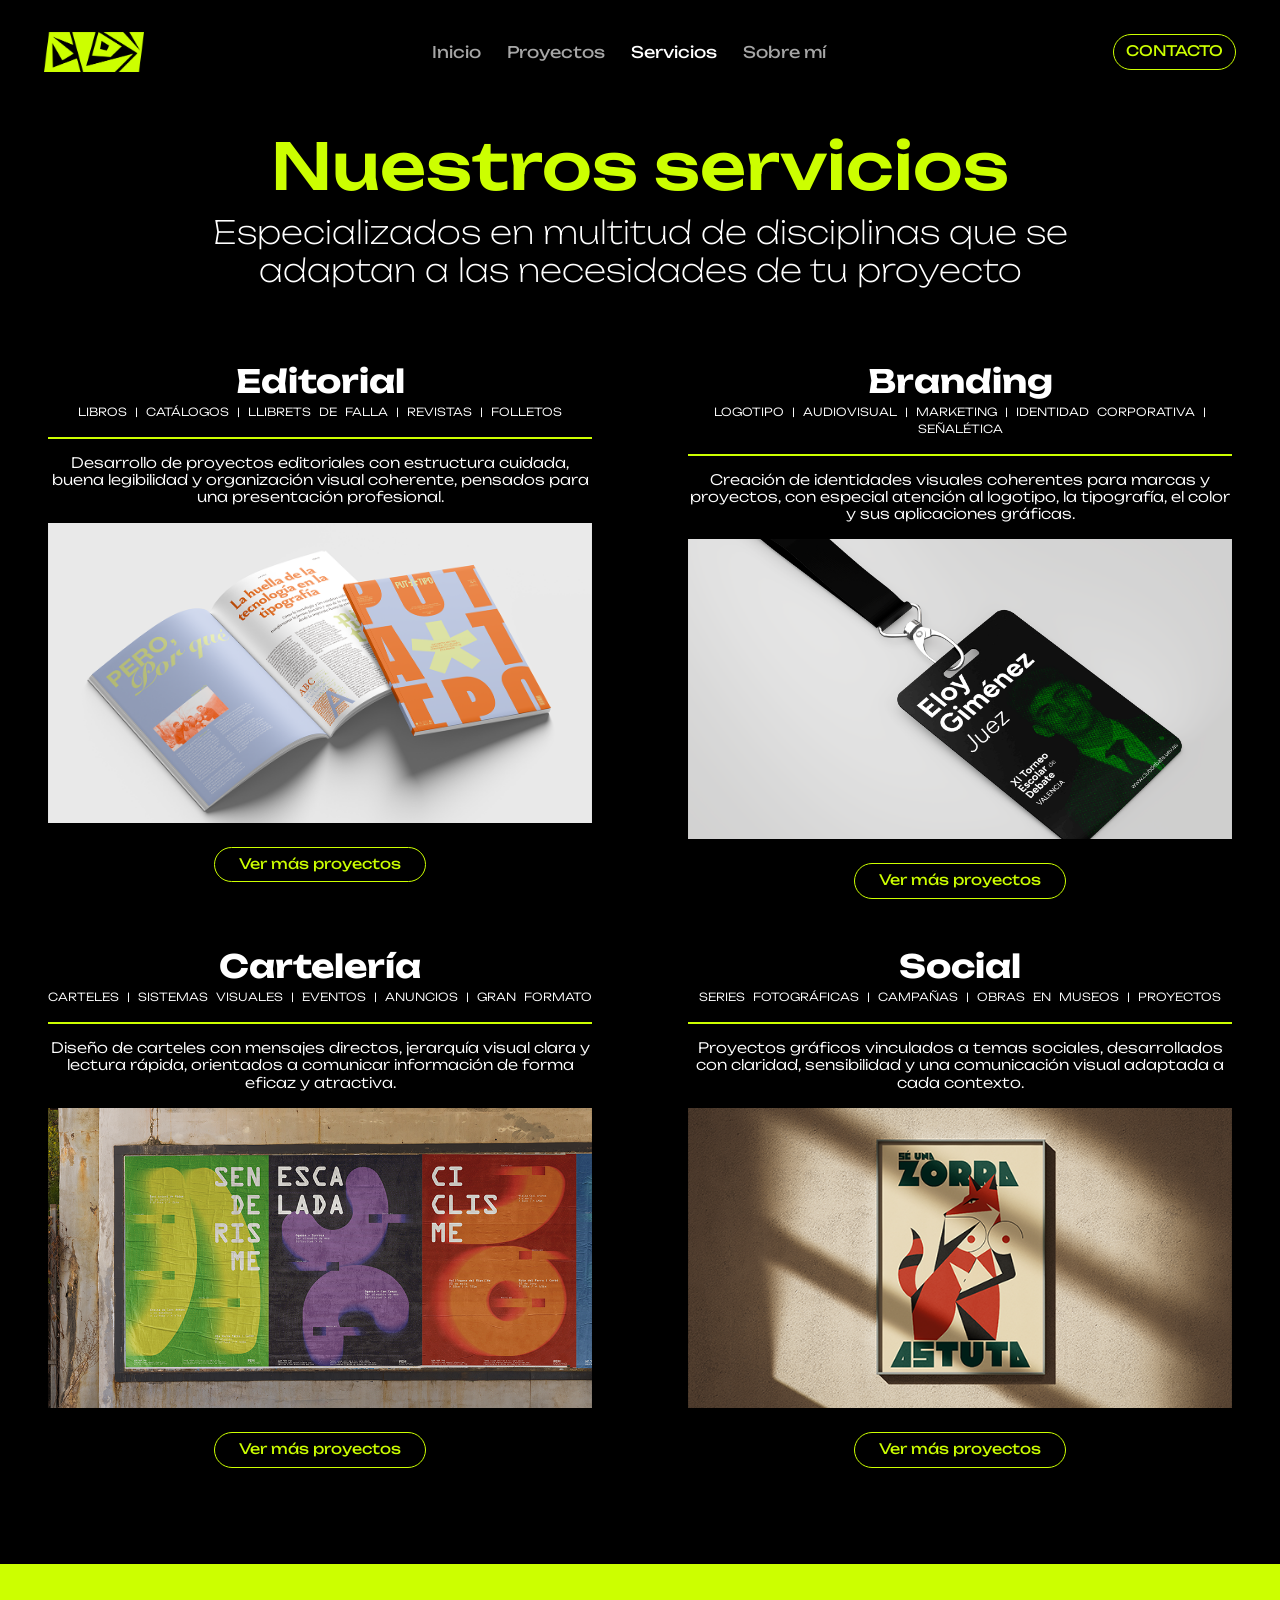
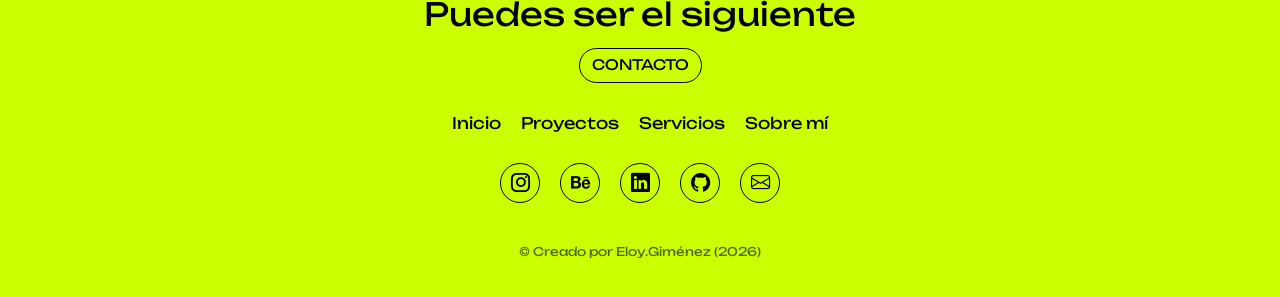
<file: servicios.html>
<!doctype html>
<html lang="es" data-bs-theme="dark">
  <head>
    <meta charset="utf-8">
    <meta name="viewport" content="width=device-width, initial-scale=1">
    <title>Eloy.gimenez</title>
    <link rel="shortcut icon" href="img/favicon.png" type="image/x-icon">
    <meta name="description" content="Portfolio de Diseño Gráfico de Eloy Giménez">
    <meta name="author" content="Eloy Giménez">
    <meta name="keywords" content="">


    <!--Enlaces a bootstrap-->
    <link href="https://cdn.jsdelivr.net/npm/bootstrap@5.3.8/dist/css/bootstrap.min.css" rel="stylesheet" integrity="sha384-sRIl4kxILFvY47J16cr9ZwB07vP4J8+LH7qKQnuqkuIAvNWLzeN8tE5YBujZqJLB" crossorigin="anonymous">
    <link rel="stylesheet" href="https://cdn.jsdelivr.net/npm/bootstrap-icons@1.13.1/font/bootstrap-icons.min.css">

    <!--Enlaces a iconos de bootstrap-->
    <link rel="stylesheet" href="https://cdn.jsdelivr.net/npm/bootstrap-icons@1.13.1/font/bootstrap-icons.min.css">

    <!--Enlace a tipografía-->
    <link rel="preconnect" href="https://fonts.googleapis.com">
    <link rel="preconnect" href="https://fonts.gstatic.com" crossorigin>
    <link href="https://fonts.googleapis.com/css2?family=Unbounded:wght@200..900&display=swap" rel="stylesheet">
    <link href="https://fonts.googleapis.com/css2?family=PT+Serif:ital,wght@0,400;0,700;1,400;1,700&display=swap" rel="stylesheet">

    <!--Estilos propios-->
    <link rel="stylesheet" href="css/style.css">
  </head>
  
  <body >
    <header>
        <nav class="navbar navbar-expand-md">
            <div class="container-fluid ">
                <button class="navbar-toggler mx-auto" type="button" data-bs-toggle="collapse" data-bs-target="#navbarNav" aria-controls="navbarNav" aria-expanded="false" aria-label="Toggle navigation">
                    <span class="navbar-toggler-icon"></span>
                    </button>

                <div class="collapse navbar-collapse text-center" id="navbarNav">
                    <a class="navbar-brand" href="index.html">
                        <img src="img/logo.png" alt="Logo de eloy giménez" width="100px" height="">
                    </a>
                    <ul class="navbar-nav my-3 mx-auto d-flex justify-content-center align-items-center ">
                        <li class="nav-item"><a class="nav-link" href="index.html">Inicio</a></li>
                        <li class="nav-item"><a class="nav-link" href="proyectos.html">Proyectos</a></li>
                        <li class="nav-item"><a class="nav-link active" href="servicios.html">Servicios</a></li>
                        <li class="nav-item"><a class="nav-link" href="sobremi.html">Sobre mí</a></li>
                        
                    </ul>
                    <a href="contacto.html"><button class="btn btn-outline-success" type="button" href="contacto.html">CONTACTO</button></a>
                </div>
            </div>
        </nav>
    </header> 

    <main>
        <div class="container-fluid text-center py-4 px-5">
            <h1>Nuestros servicios</h1>
            <h2>Especializados en multitud de disciplinas que se adaptan a las necesidades de tu proyecto</h2>
        </div>
            <section class="container-fluid py-5">
                <div class="row">

                    <!-- He configurado las columnas para que vayas adaptandose en 2 puntos de ruptura ya que sino el texto se estrechaba demasiado -->
                    <div class="col-12 col-sm-6 col-xxl-3 text-center text-white px-5 mb-5">
                        <h2 class="fw-bold mb-1">Editorial</h2>
                        <p class="keywords mb-3">LIBROS | CATÁLOGOS | LLIBRETS DE FALLA | REVISTAS | FOLLETOS</p>
                        <hr class="hr-verde mb-3">
                        <p class="text-center texto-servicios">Desarrollo de proyectos editoriales con estructura cuidada, buena legibilidad y organización visual coherente, pensados para una presentación profesional.</p>
                        <img src="img/editorial.png" class="img-servicios" alt="Editorial">
                        <a href="proyectos-editorial.html" class="btn btn-outline-success rounded-pill px-4">Ver más proyectos</a>
                    </div>

                    <div class="col-12 col-sm-6 col-xxl-3 text-center text-white px-5 mb-5">
                        <h2 class="fw-bold mb-1">Branding</h2>
                        <p class="keywords text-uppercase mb-3">LOGOTIPO | AUDIOVISUAL | MARKETING | IDENTIDAD CORPORATIVA | SEÑALÉTICA</p>
                        <hr class="hr-verde mb-3">
                        <p class="text-center texto-servicios">Creación de identidades visuales coherentes para marcas y proyectos, con especial atención al logotipo, la tipografía, el color y sus aplicaciones gráficas.</p>
                        <img src="img/branding.png" class="img-servicios" alt="Branding">
                        <a href="proyectos-branding.html" class="btn btn-outline-success rounded-pill px-4">Ver más proyectos</a>
                    </div>

                    <div class="col-12 col-sm-6 col-xxl-3 text-center text-white px-5 mb-5">
                        <h2 class="fw-bold mb-1">Cartelería</h2>
                        <p class="keywords text-uppercase mb-3">CARTELES | SISTEMAS VISUALES | EVENTOS | ANUNCIOS | GRAN FORMATO</p>
                        <hr class="hr-verde mb-3">
                        <p class="text-center texto-servicios">Diseño de carteles con mensajes directos, jerarquía visual clara y lectura rápida, orientados a comunicar información de forma eficaz y atractiva.</p>
                        <img src="img/carteleria.png" class="img-servicios" alt="Cartelería">
                        <a href="proyectos-carteleria.html" class="btn btn-outline-success rounded-pill px-4">Ver más proyectos</a>
                    </div>

                    <div class="col-12 col-sm-6 col-xxl-3 text-center text-white px-5 mb-5">
                        <h2 class="fw-bold mb-1">Social</h2>
                        <p class="keywords text-uppercase mb-3">SERIES FOTOGRÁFICAS | CAMPAÑAS | OBRAS EN MUSEOS | PROYECTOS</p>
                        <hr class="hr-verde mb-3">
                        <p class="text-center texto-servicios">Proyectos gráficos vinculados a temas sociales, desarrollados con claridad, sensibilidad y una comunicación visual adaptada a cada contexto.</p>
                        <img src="img/social.png" class="img-servicios" alt="Obra social">
                        <a href="proyectos-social.html" class="btn btn-outline-success rounded-pill px-4">Ver más proyectos</a>
                    </div>
                </div>
            </section>

    </main>

    <footer class="d-flex flex-column align-items-center justify-content-center">
        <div class="text-center">
            <p class="footer-texto text-center">Puedes ser el siguiente</p>
            <a href="contacto.html" class="btn btn-outline-success btn-contacto">CONTACTO</a>
        </div>
        <nav>
            <ul class="navbar-nav mx-auto d-flex flex-row flex-wrap justify-content-center align-items-center nav-footer">
                <li class="nav-item"><a class="nav-link" href="index.html">Inicio</a></li>
                <li class="nav-item"><a class="nav-link" href="proyectos.html">Proyectos</a></li>
                <li class="nav-item"><a class="nav-link active" href="servicios.html">Servicios</a></li>
                <li class="nav-item"><a class="nav-link" href="sobremi.html">Sobre mí</a></li>          
            </ul>
        </nav>
        
        <div class="iconos-rrss d-flex flex-wrap align-items-center justify-content-center">
            <a href="https://www.instagram.com/eloycreatiu/" target="_blank">
               <i class="bi bi-instagram"></i> 
            </a>
            <a href="https://www.behance.net/eloygimenez" target="_blank">
               <i class="bi bi-behance"></i> 
            </a>
            <a href="https://www.linkedin.com/in/elogimsol/" target="_blank">
               <i class="bi bi-linkedin"></i> 
            </a>
            <a href="https://github.com/eloygiim" target="_blank">
               <i class="bi bi-github"></i> 
            </a>
            <a href="mailto:elogimsol6@gmail.com" target="_blank">
               <i class="bi bi-envelope"></i> 
            </a>
        </div>
        <div class="autor text-center">© Creado por Eloy.Giménez (2026) </div>
    </footer>

    <script src="https://cdn.jsdelivr.net/npm/bootstrap@5.3.8/dist/js/bootstrap.bundle.min.js" integrity="sha384-FKyoEForCGlyvwx9Hj09JcYn3nv7wiPVlz7YYwJrWVcXK/BmnVDxM+D2scQbITxI" crossorigin="anonymous"></script>
  </body>
</html>
</file>
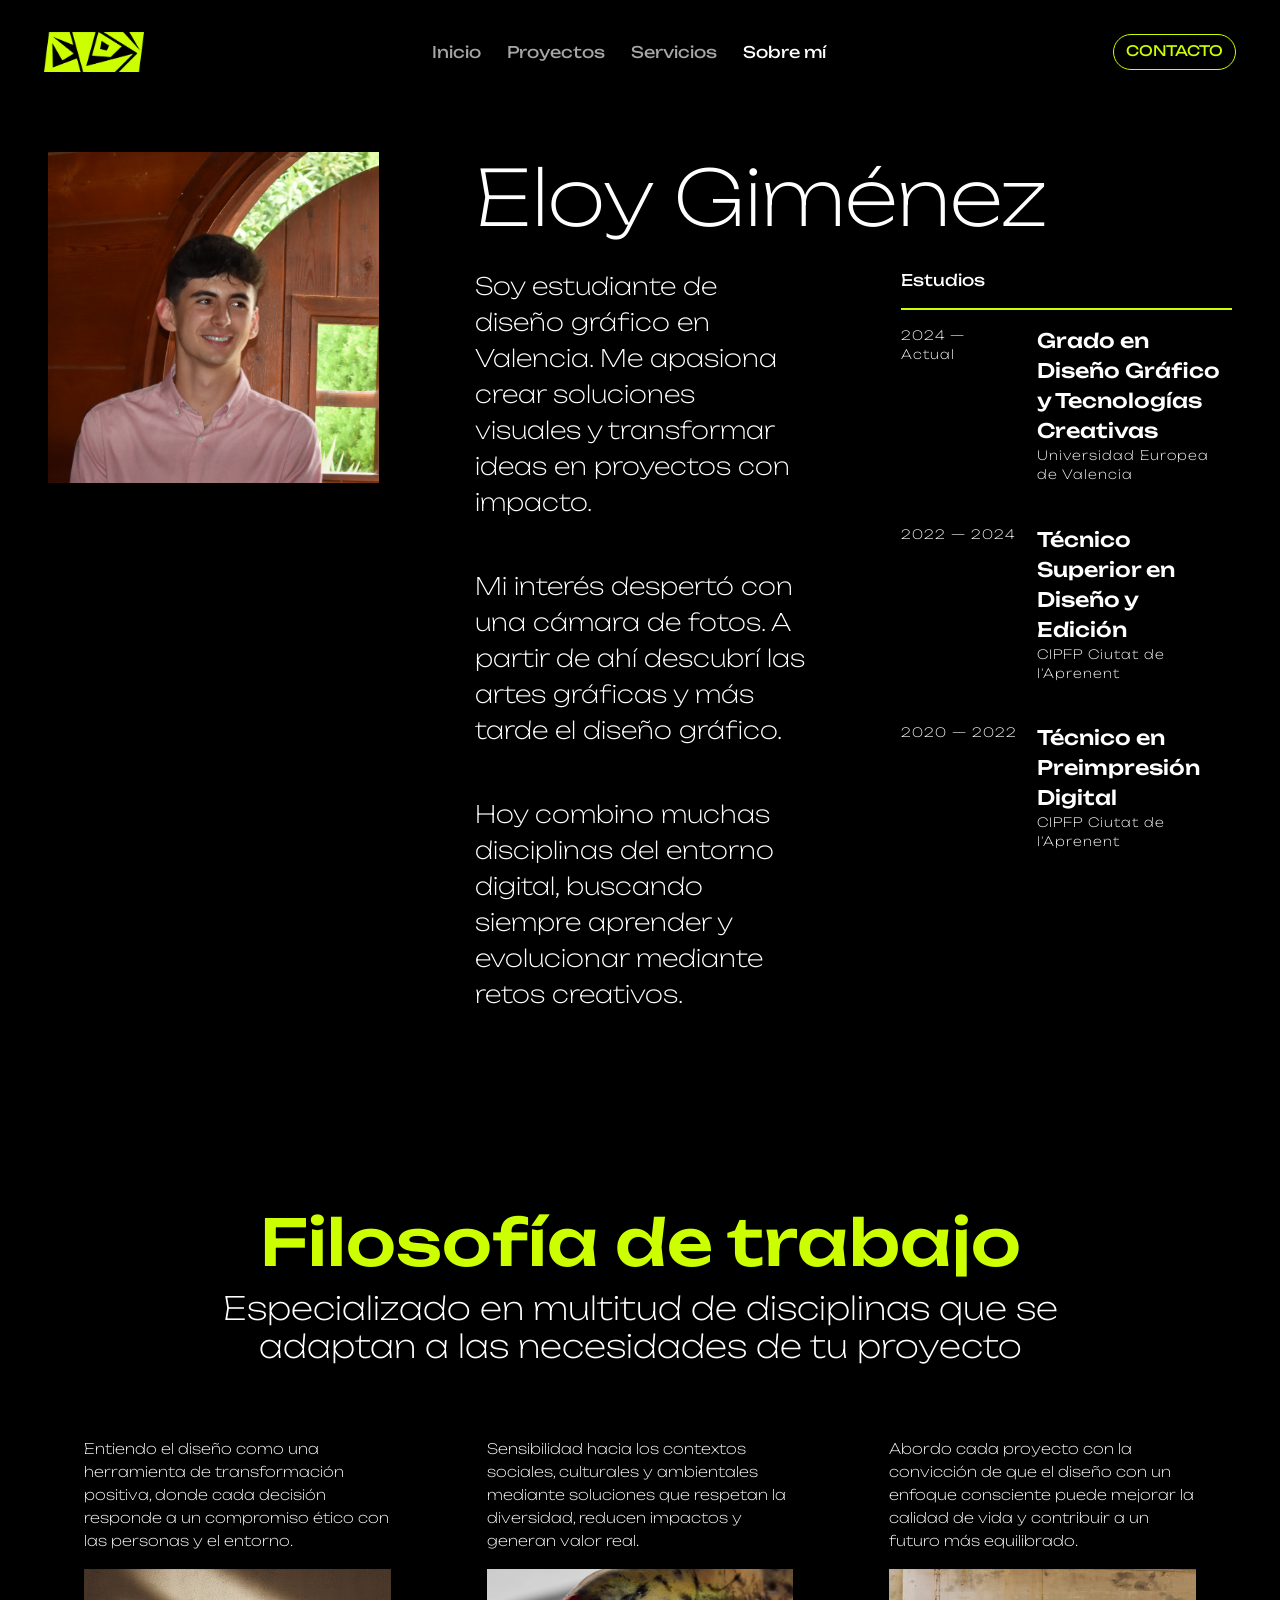
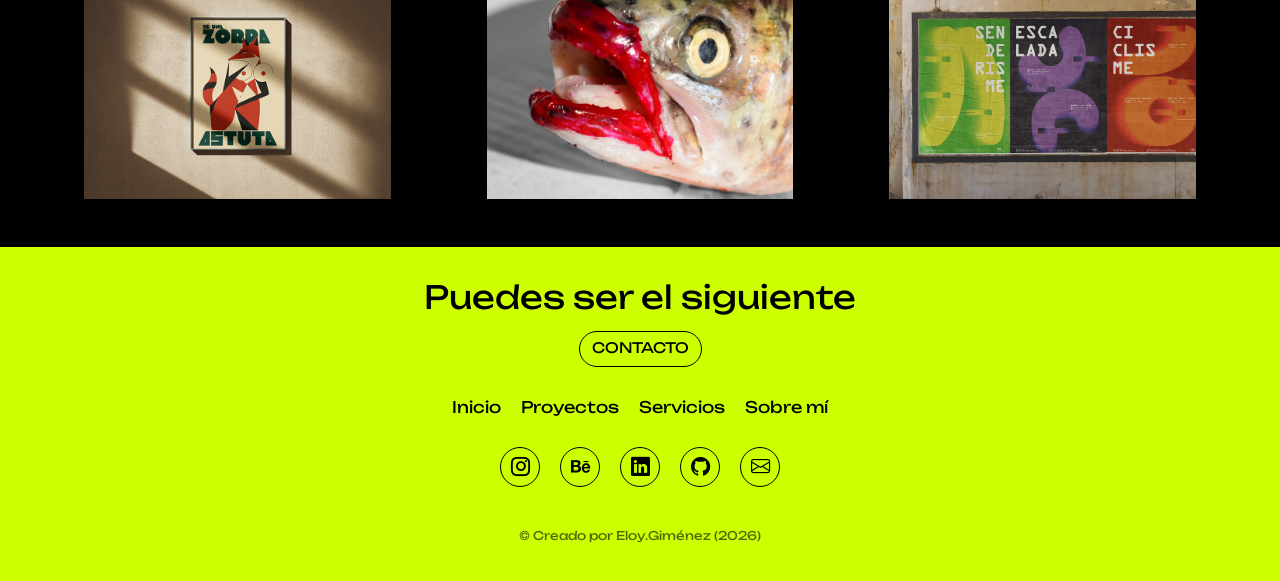
<file: sobremi.html>
<!doctype html>
<html lang="es" data-bs-theme="dark">
  <head>
    <meta charset="utf-8">
    <meta name="viewport" content="width=device-width, initial-scale=1">
    <title>Eloy.gimenez</title>
    <link rel="shortcut icon" href="img/favicon.png" type="image/x-icon">
    <meta name="description" content="Portfolio de Diseño Gráfico de Eloy Giménez">
    <meta name="author" content="Eloy Giménez">
    <meta name="keywords" content="">


    <!--Enlaces a bootstrap-->
    <link href="https://cdn.jsdelivr.net/npm/bootstrap@5.3.8/dist/css/bootstrap.min.css" rel="stylesheet" integrity="sha384-sRIl4kxILFvY47J16cr9ZwB07vP4J8+LH7qKQnuqkuIAvNWLzeN8tE5YBujZqJLB" crossorigin="anonymous">
    <link rel="stylesheet" href="https://cdn.jsdelivr.net/npm/bootstrap-icons@1.13.1/font/bootstrap-icons.min.css">

    <!--Enlaces a iconos de bootstrap-->
    <link rel="stylesheet" href="https://cdn.jsdelivr.net/npm/bootstrap-icons@1.13.1/font/bootstrap-icons.min.css">

    <!--Enlace a tipografía-->
    <link rel="preconnect" href="https://fonts.googleapis.com">
    <link rel="preconnect" href="https://fonts.gstatic.com" crossorigin>
    <link href="https://fonts.googleapis.com/css2?family=Unbounded:wght@200..900&display=swap" rel="stylesheet">
    <link href="https://fonts.googleapis.com/css2?family=PT+Serif:ital,wght@0,400;0,700;1,400;1,700&display=swap" rel="stylesheet">

    <!--Estilos propios-->
    <link rel="stylesheet" href="css/style.css">
  </head>
  
  <body>
    <header>
        <nav class="navbar navbar-expand-md">
            <div class="container-fluid ">
                <button class="navbar-toggler mx-auto" type="button" data-bs-toggle="collapse" data-bs-target="#navbarNav" aria-controls="navbarNav" aria-expanded="false" aria-label="Toggle navigation">
                    <span class="navbar-toggler-icon"></span>
                    </button>

                <div class="collapse navbar-collapse text-center" id="navbarNav">
                    <a class="navbar-brand" href="index.html">
                        <img src="img/logo.png" alt="Logo de eloy giménez" width="100px" height="">
                    </a>
                    <ul class="navbar-nav my-3 mx-auto d-flex justify-content-center align-items-center ">
                        <li class="nav-item"><a class="nav-link" href="index.html">Inicio</a></li>
                        <li class="nav-item"><a class="nav-link" href="proyectos.html">Proyectos</a></li>
                        <li class="nav-item"><a class="nav-link" href="servicios.html">Servicios</a></li>
                        <li class="nav-item"><a class="nav-link active" href="sobremi.html">Sobre mí</a></li>
                        
                    </ul>
                    <a href="contacto.html"><button class="btn btn-outline-success" type="button" href="contacto.html">CONTACTO</button></a>
                </div>
            </div>
        </nav>
    </header> 

    <main>
        <section class="container-fluid py-5">
            <div class="row">
                <div class="col-12 col-lg-4 text-white px-5 mb-5">
                    <img src="img/fotoeloy.jpg" alt="Foto de Eloy Giménez" class="img-fluid img-sobre-mi">
                </div>
                    

                <div class="col-12 col-lg-8 text-white mb-5">

                    <div class="row">
                        <h2 class="mb-4 nombre-sobre-mi px-5">Eloy Giménez</h2>
                        <div class="descripcion-sobre-mi col-12 col-lg-6 mb-4 px-5">
                            <p class="descripcion-sobre-mi">Soy estudiante de diseño gráfico en Valencia. Me apasiona crear soluciones visuales y transformar ideas en proyectos con impacto.</p> 
                            <p class="descripcion-sobre-mi">Mi interés despertó con una cámara de fotos. A partir de ahí descubrí las artes gráficas y más tarde el diseño gráfico.</p>
                            <p class="descripcion-sobre-mi">Hoy combino muchas disciplinas del entorno digital, buscando siempre aprender y evolucionar mediante retos creativos.</p>
                        </div>
                        <div class="col-12 col-lg-6 mb-4 px-5">
                            <div>Estudios</div>
                            <hr class="hr-verde">

                            <div class="d-flex flex-column flex-xl-row gap-1 gap-md-3 mb-4">
                                <div class="fechas">
                                    <p class="sobre-mi-peq">2024 — Actual</p>
                                </div>
                                <div>
                                    <p class="sobre-mi-estudios">Grado en Diseño Gráfico y Tecnologías Creativas</p>
                                    <p class="sobre-mi-peq">Universidad Europea de Valencia</p>
                                </div>
                            </div>

                            <div class="d-flex flex-column flex-xl-row gap-1 gap-md-3 mb-4">
                                <div class="fechas">
                                    <p class="sobre-mi-peq">2022 — 2024</p>
                                </div>
                                <div>
                                    <p class="sobre-mi-estudios">Técnico Superior en Diseño y Edición</p>
                                    <p class="sobre-mi-peq">CIPFP Ciutat de l'Aprenent</p>
                                </div>
                            </div>

                            <div class="d-flex flex-column flex-xl-row gap-1 gap-md-3 mb-4">
                                <div class="fechas">
                                    <p class="sobre-mi-peq">2020 — 2022</p>
                                </div>
                                <div>
                                    <p class="sobre-mi-estudios">Técnico en Preimpresión Digital</p>
                                    <p class="sobre-mi-peq">CIPFP Ciutat de l'Aprenent</p>
                                </div>
                            </div>
                        </div>

                    </div>

                </div>
            </div>
        </section>

        <section class="container-fluid px-5">
                <div class="container-fluid text-center py-4 px-0 px-md-5">
                    <h1>Filosofía de trabajo</h1>
                    <h2 class="text-white">Especializado en multitud de disciplinas que se adaptan a las necesidades de tu proyecto</h2>
                </div>

                <div class="row text-white ">
                    <div class="col-12 col-lg-4 py-5 px-0 px-lg-5 col-filosofia">
                        <p class="texto-filosofia">Entiendo el diseño como una herramienta de transformación positiva, donde cada decisión responde a un compromiso ético con las personas y el entorno.</p>
                        <img src="img/ZORRA.png" alt="" class="img-fluid img-proyectos">
                    </div>
                    <div class="col-12 col-lg-4 py-5 px-0 px-lg-5 col-filosofia">
                        <p class="texto-filosofia">Sensibilidad hacia los contextos sociales, culturales y ambientales mediante soluciones que respetan la diversidad, reducen impactos y generan valor real.</p>
                        <img src="img/pez1.webp" alt="" class="img-fluid img-proyectos">
                    </div>
                    <div class="col-12 col-lg-4 py-5 px-0 px-lg-5 col-filosofia">
                        <p class="texto-filosofia">Abordo cada proyecto con la convicción de que el diseño con un enfoque consciente puede mejorar la calidad de vida y contribuir a un futuro más equilibrado.</p>
                        <img src="img/FEM.webp" alt="" class="img-fluid img-proyectos">
                    </div>
                </div>
            </section>
    </main>

    <footer class="d-flex flex-column align-items-center justify-content-center">
        <div class="text-center">
            <p class="footer-texto text-center">Puedes ser el siguiente</p>
            <a href="contacto.html" class="btn btn-outline-success btn-contacto">CONTACTO</a>
        </div>
        <nav>
            <ul class="navbar-nav mx-auto d-flex flex-row flex-wrap justify-content-center align-items-center nav-footer">
                <li class="nav-item"><a class="nav-link" href="index.html">Inicio</a></li>
                <li class="nav-item"><a class="nav-link" href="proyectos.html">Proyectos</a></li>
                <li class="nav-item"><a class="nav-link active" href="servicios.html">Servicios</a></li>
                <li class="nav-item"><a class="nav-link" href="sobremi.html">Sobre mí</a></li>          
            </ul>
        </nav>
        
        <div class="iconos-rrss d-flex flex-wrap align-items-center justify-content-center">
            <a href="https://www.instagram.com/eloycreatiu/" target="_blank">
               <i class="bi bi-instagram"></i> 
            </a>
            <a href="https://www.behance.net/eloygimenez" target="_blank">
               <i class="bi bi-behance"></i> 
            </a>
            <a href="https://www.linkedin.com/in/elogimsol/" target="_blank">
               <i class="bi bi-linkedin"></i> 
            </a>
            <a href="https://github.com/eloygiim" target="_blank">
               <i class="bi bi-github"></i> 
            </a>
            <a href="mailto:elogimsol6@gmail.com" target="_blank">
               <i class="bi bi-envelope"></i> 
            </a>
        </div>
        <div class="autor text-center">© Creado por Eloy.Giménez (2026) </div>
    </footer>

    <script src="https://cdn.jsdelivr.net/npm/bootstrap@5.3.8/dist/js/bootstrap.bundle.min.js" integrity="sha384-FKyoEForCGlyvwx9Hj09JcYn3nv7wiPVlz7YYwJrWVcXK/BmnVDxM+D2scQbITxI" crossorigin="anonymous"></script>
  </body>
</html>
</file>
<file: css/style.css>
body{
    margin: 0;
    padding: 0;
    color: rgb(255, 255, 255);
    font-family: Unbounded, sans-serif;
    font-size: 16px;
    background-color: black;   
}

h1{
    color: #CCFF00;
    font-size: clamp(2.75rem, 6.5vw, 4rem);
}

h2{
    font-weight: 200;
    font-size: clamp(1.5rem, 2.5vw, 2rem);
    max-width: 1000px;
    margin: 0 auto;
    color: #fff;
}

section{
    display: flex;
    flex-direction: column;
    align-items: center;
    justify-content: center;
    color: #000000;
}

#hero{
    background-color: #CCFF00;
    min-height: 100%;
    text-align: center;

}

/* Modificación estilos del nav*/
.navbar{
    padding: 1rem 2rem; 
}

.navbar-brand{
    margin-right: 0;
}


/* Cambiar colores del toggler */
.navbar-toggler{
    border-color: #CCFF00;
    border-radius: 10px;
    margin-bottom: 20px;
}

.navbar-toggler:focus{
    box-shadow: 0 0 0 1px #ccff00;
}

.navbar-toggler-icon{
    background-image: url("data:image/svg+xml,%3csvg xmlns='http://www.w3.org/2000/svg' viewBox='0 0 30 30'%3e%3cpath stroke='%23ccff00' stroke-linecap='round' stroke-miterlimit='10' stroke-width='2' d='M4 7h22M4 15h22M4 23h22'/%3e%3c/svg%3e");
}

/* Separar elementos del menú */
header ul{
   gap: 10px; 
}


/* Cambiar propiedades del botón primario (esto se aplica en toda la web no solo en el nav) */
.btn-outline-success{
    color: #ccff00;                 
    border-color: #ccff00;          
    border-radius: 20px; 
    font-size: 0.9rem;   
}

/* Estado hover */
.btn-outline-success:hover{
    background-color: #ccff00;      
    color: #000000;                 
    border-color: #ccff00;
}

.actual{
    background-color: #ccff00;      
    color: #000000;                 
    border-color: #ccff00
}

/* Cambiar propiedades del botón primario del footer */
footer .btn-outline-success{
    color: #000000;                 
    border-color: #000000;          
    border-radius: 20px;
    margin-bottom: 10px;          
}

footer .btn-outline-success:hover{
    background-color: #000000;      
    color: #CCFF00;                 
}



/* Estilos del footer */
footer{
    background-color: #CCFF00;
    padding: 1rem;
    color: #000000;
    gap: 10px;
}

.nav-footer{
    gap: 20px;
}

.nav-footer .nav-link:hover {
    color: #535353;
    transition: color 0.3s ease;
}

.footer-texto{
    font-size: 2rem;
    padding: 10px;
    margin-bottom: 0px;
}

/* esto da estilos a los icones de rrss*/
.iconos-rrss a{
    width: 40px;
    height: 40px;
    display: flex;
    align-items: center;
    justify-content: center;
    padding: 5px;
    margin: 10px;
    border: 1px solid black;
    border-radius: 50%;
    transition: all 0.2s ease-in;
    
}

.iconos-rrss a:hover{
   background-color: #000000;
   
}

.iconos-rrss i{
    color: #000000;
    font-size: 1.2rem;
    transition: all 0.2s ease-in;
    padding: 10px;   
    cursor: pointer;
}

.iconos-rrss i:hover{
   color: #CCFF00; 
}

.autor{
   font-size: 12px;
   padding: 20px;
   color: rgb(74, 105, 0);
}



/*PÁGINA DE SERVICIOS
Keywords pequeñas*/
.keywords{
    font-size: 0.7rem;
    color: #fff;
    word-spacing: 5px;
    font-weight: 300;
}

/* Línea verde. Después de 30 minutos he descubierto que bootstrap pone por defecto la opacidad de los hr a 25%, por eso se pone aquí en 1 */
.hr-verde{
    border: 1px solid #ccff00;
    opacity: 1;
}

.texto-servicios{
    font-size: 0.9rem;
    font-weight: 300;
    line-height: 1.2;
}

.img-servicios{
    width: 100%;
    height: 300px;
    object-fit: cover;
    margin-bottom: 1.5rem;
    transition: all 0.3s ease-in-out;
}

.img-servicios:hover{
    transform: scale(1.05);
    transition: all 0.3s ease-in-out;
}



/*PÁGINA DE CONTACTO
Texto izq*/
.texto-contacto{
    font-size: clamp(2.5rem, 4vw, 6rem);
    font-weight: 200;
    text-align: right;
    max-width: 1300px;
    line-height: 1.25;
    margin-bottom: 5rem;
}

.rrss-lista{
    margin-bottom: 0;
}

.rrss-link {
    color: #fff;
    text-decoration: none;
    font-size: clamp(1rem, 2vw, 30px);
    font-weight: 200;
    transition: color 0.3s ease;
}

.rrss-link:hover{
    color: #ccff00;
}

.texto-datos{
    font-size: clamp(1rem, 2vw, 30px);
    text-align: right;
    font-weight: 200;
}


/* Todo esto es para el formulario */
.chat{
    padding: 1rem;
    background-color: #ccff00;
    width: 100%;
    max-width: 450px;
    display: flex;
    flex-direction: column;
    border-radius: 10px;
}

/* esto de mi nombre arriba*/
.persona{
    display: flex;
    align-items: center;
    gap: 10px;
    margin-bottom: 8px;
}

.persona img{
    width: 40px;
    height: 40px;
    border-radius: 50%;
}

.chat-nombre{
    font-size: 1rem;
    font-weight: 600;
    color: #000;
}

/* esto para los mensajes */
.mensaje{ 
    background-color: #000000;
    color: #CCFF00;
    padding: 12px 16px;
    border-radius: 25px 25px 25px 0px;
    font-size: 0.95rem;
    font-weight: 200;
    width: fit-content;
    max-width: 100%;
    align-self: flex-start;
    line-height: 1.4;
}

.mensaje input{
    background: transparent;
    border: none;
    color: #fff;
    font-family: "PT Serif", serif;
    font-style: italic;
    font-size: 1.1rem;
    letter-spacing: 1px;
    outline: none;
    width: 120px;
    padding: 2px 0;
}

.mensaje input::placeholder{
    color: rgba(197, 197, 197, 0.575);
    text-decoration: underline;
}

/* Esta clas ees para que parezca que los mensajes son de la derecha  */
.dcha{
    border-radius: 25px 25px 0px 25px;
    justify-content: flex-end;
    padding: 12px 16px;
    font-size: 0.95rem;
    line-height: 1.4;
    display: flex;
    align-items: center;
    gap: 6px;
    flex-wrap: wrap;
    align-self: flex-end;
}


/* Botón enviar */
.btn-enviar{
    background-color: #000000;
    color: #fff;
    border: none;
    padding: 4px 40px;
    font-weight: 300;
    border-radius: 50px;
    margin: 0 auto;
}

.btn-enviar:hover{
    color: #ccff00;
}


/*PÁGINA SOBRE MÍ
Nombre en grande*/
.nombre-sobre-mi{
    font-size: clamp(2rem, 6vw, 6rem);
    font-weight: 200;
    color: #fff;
}

.descripcion-sobre-mi{
    font-size: clamp(1rem, 2vw, 1.5rem);
    font-weight: 200;
    color: #fff;
    margin-bottom: 3rem;
}

.sobre-mi-peq{
    font-size: 0.8rem;
    color: #fff;
    font-weight: 200;
    letter-spacing: 1px;
}

.sobre-mi-estudios{
    font-size: 1.25rem;
    color: #fff;
    font-weight: 500;
    margin-bottom: 0px;
}

.fechas{
    width: 120px;
    flex-shrink: 0;
}

@media (max-width: 991.98px){
    .img-sobre-mi {
        max-height: 400px;
        width: auto;
    }
}

@media (min-width: 1600px){
    .img-sobre-mi {
        height: 100%;
        width: 100%;
        object-fit: cover;
    }
}

/* Estilos proyectos */
/* Estilos de textos de proyectos */
.titulo-proyecto{
    font-size: clamp(1.5rem, 4vw, 2rem);
    font-weight: 5 00;
    color: #fff;
    margin-right: 1rem;
}

.año-proyecto{
    font-size: clamp(1rem, 2vw, 1.25rem);
    font-weight: 200;
    color: #ccff00;
}

.descripcion-proyecto{
    font-size: clamp(1rem, 2vw, 1.25rem);
    font-weight: 200;
    color: #fff;
}
.flecha-proyecto{
    font-size: 1.5rem;
    color: #ccff00;
}
/* Estilos imágenes proyectos */
.img-proyectos{
    max-width: 100%;
    height: auto;
    aspect-ratio: 4 / 3;
    object-fit: cover;
    transition: all 0.3s ease-in-out;
}

.img-proyectos:hover{
    transform: scale(1.05);
    transition: all 0.3s ease-in-out;
}


/* Estilos home */
/* Header y gif */
.nav-home{
    position:absolute;
    width: 100%;
    background-color: rgba(0, 0, 0, 0.25) !important; /* Negro semitransparente */
    backdrop-filter: blur(10px); /* Desenfoque del fondo */
}

.section-gif{
    position: relative;
    width: 100%;
    z-index: -1;
}

.hero-gif {
    width: 100%;
}

@media (max-width: 767.98px) {
    .nav-home {
        position: relative;
    }
}

/* Servicios en la hone */

.home-servicio-item {
    display: flex;
    align-items: center;
    gap: 2rem;
    padding: 1.5rem 0;
    text-decoration: none;
    transition: color 0.3s ease;
    color: #fff;
}

.home-servicio-item:hover {
    color: #ccff00;
}

.home-servicio-num {
    font-size: 0.75rem;
    font-weight: 200;
    color: rgba(111, 199, 130, 0.685);
    min-width: 30px;
}

.home-servicio-nombre {
    font-size: clamp(1.5rem, 4vw, 3rem);
    font-weight: 200;
    flex: 1;
}

.home-servicio-flecha {
    font-size: 1.5rem;
    opacity: 0;
    transition: opacity 0.3s ease;
}

.home-servicio-item:hover .home-servicio-flecha{
    opacity: 1;
}


/* Esto es para los apartados de sobre-mi y filosofia y logos de las empresas */
.texto-filosofia{
    font-size: clamp(0.9rem, 0.95vw, 1.5rem);
    font-weight: 200;
    line-height: 1.6;
}

.circulo{
    position: relative;
    width: 450px;
    height: 450px;
    border: 2px solid #ccff00;
    border-radius: 50%;
    display: flex;
    align-items: center;
    justify-content: center;
}

.metodologia{
    font-size: 2.5rem;
    font-weight: 400;
    color:#CCFF00;
}
.metodologia-titulo{
    font-size: 1.75rem;
    font-weight: 400;
    margin-bottom: 0.5rem;
}

.logo-cliente img{
    max-height: 50px;
    width: auto;
}

.titulo-empresas{
    font-size: clamp(1.5rem, 3.5vw, 3rem);
    font-weight: 300;
    color: #fff;
    max-width: 500px;
    margin-left: auto;
}

.logo-cliente-peq img{
    max-height: 60px;
    width: auto;
}
.logo-cliente-grande img{
    max-height: 45px;
    width: auto;
}


/* Botón final */
.home-contacto-titulo {
    font-size: clamp(2.5rem, 6vw, 5rem);
    font-weight: 200;
    color: #ccff00;
    line-height: 1.2;
    max-width: 100%;
    margin-left: 0;
}
</file>
